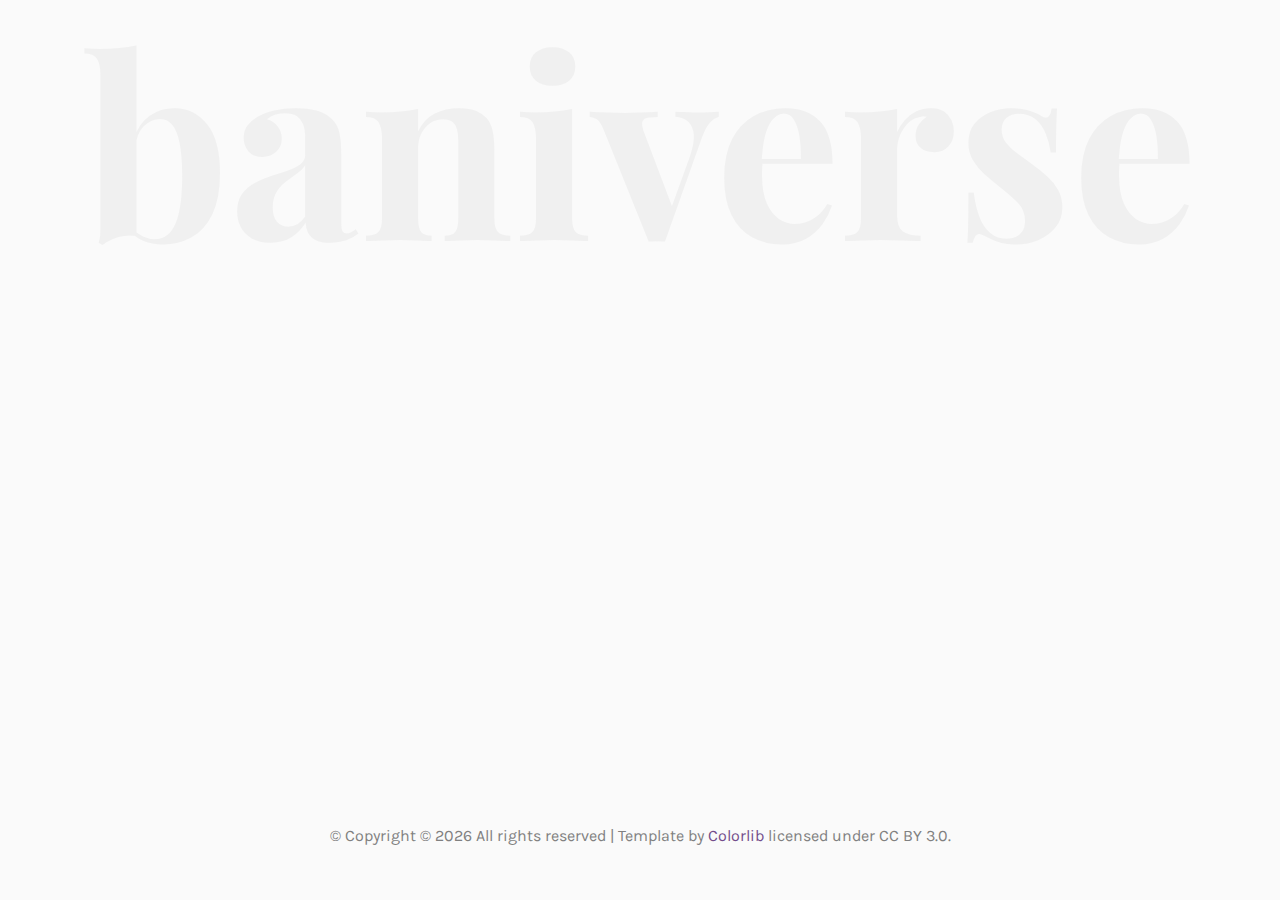
<file: index.html>
<!DOCTYPE HTML>
<html>

<head>
	<meta charset="utf-8">
	<meta http-equiv="X-UA-Compatible" content="IE=edge">
	<title>Bani's Homepage</title>
	<meta name="viewport" content="width=device-width, initial-scale=1">
	<meta name="description" content="Personal website of Vanessa Sabino, aka Bani." />
	<meta name="keywords" content="Vanessa Sabino, Bani, data" />
	<meta name="author" content="Vanessa Sabino" />

	<meta name="google-site-verification" content="YWTi0-N3Sqw-ZSqfAPDJNwbkLZy31dCnncUifkjo64w" />
	<meta property="og:title" content="Vanessa Sabino (Bani)" />
	<meta property="og:type" content="website" />
	<meta property="og:image" content="http://farm5.static.flickr.com/4129/4997690506_03602fd151.jpg" />
	<meta property="og:url" content="http://baniverso.com/" />
	<meta property="og:site_name" content="Baniverso" />
	<meta property="fb:admins" content="641688377" />
	<meta property="og:description" content="Vanessa Sabino (Bani) - Personal website" />
	<meta name="twitter:card" content="summary">
	<meta name="twitter:url" content="http://www.baniverso.com">
	<meta name="twitter:title" content="Vanessa Sabino (Bani)">
	<meta name="twitter:description" content="Vanessa Sabino (Bani) - Personal website">
	<meta name="twitter:image" content="https://pbs.twimg.com/profile_images/1526964567/oculos_400x400.jpg">
	<meta name="twitter:site" content="@bani">
	<meta name="twitter:site:id" content="9365652">
	<meta name="twitter:creator" content="@bani">
	<meta name="twitter:creator:id" content="9365652">

	<!-- Place favicon.ico and apple-touch-icon.png in the root directory -->
	<link rel="shortcut icon" href="favicon.ico">

	<link href="https://fonts.googleapis.com/css?family=Karla:400,700" rel="stylesheet">
	<link href="https://fonts.googleapis.com/css?family=Playfair+Display:400,400i,700" rel="stylesheet">

	<!-- Animate.css -->
	<link rel="stylesheet" href="css/animate.css">
	<!-- Icomoon Icon Fonts-->
	<link rel="stylesheet" href="css/icomoon.css">
	<!-- Bootstrap  -->
	<link rel="stylesheet" href="css/bootstrap.css">
	<!-- Owl Carousel -->
	<link rel="stylesheet" href="css/owl.carousel.min.css">
	<link rel="stylesheet" href="css/owl.theme.default.min.css">
	<!-- Magnific Popup -->
	<link rel="stylesheet" href="css/magnific-popup.css">

	<link rel="stylesheet" href="css/style.css">


	<!-- Modernizr JS -->
	<script src="js/modernizr-2.6.2.min.js"></script>
	<!-- FOR IE9 below -->
	<!--[if lt IE 9]>
	<script src="js/respond.min.js"></script>
	<![endif]-->

	<!-- Google tag (gtag.js) -->
	<script async src="https://www.googletagmanager.com/gtag/js?id=G-8WRXGV06E1"></script>
	<script>
		window.dataLayer = window.dataLayer || [];
		function gtag() { dataLayer.push(arguments); }
		gtag('js', new Date());

		gtag('config', 'G-8WRXGV06E1');
	</script>

</head>

<body>

	<div id="colorlib-page">
		<div id="colorlib-about">
			<div class="container">
				<div class="row text-center">
					<h2 class="bold">baniverse</h2>
				</div>
				<div class="row">
					<div class="col-md-5 animate-box">
						<div class="owl-carousel3 push-bottom">
							<div class="item">
								<img class="img-responsive about-img" src="images/bani1.png" width="800" height="972"
									alt="Vanessa headshot">
							</div>
							<div class="item">
								<img class="img-responsive about-img" src="images/bani2.png" width="800" height="972"
									alt="Bani playing Go">
							</div>
						</div>
					</div>
					<div class="col-md-6 col-md-push-1 animate-box">
						<div class="about-desc">
							<h2><img class="img-responsive about-img" src="images/vs.png" width="500" height="100"
									alt="Vanessa Sabino"></h2>
							<div class="desc">
								<div class="rotate">
									<h2 class="heading">Contact</h2>
								</div>
								<p>Games:
									<ul><li>Play Go: <a href="https://online-go.com/player/920382/">OGS</a></li>
										<li>Play Chess: <a href="https://www.chess.com/member/bani_verse">Chess.com</a> | 
											<a href="https://lichess.org/@/baniverse">lichess</a></li>
										<li>Discord: <a href="https://discord.com/" title="Discord">baniverse</a></li>
									</ul>
								</p>
								<p class="colorlib-social-icons">
									<a href="https://www.linkedin.com/in/vanessasabino/" title="LinkedIn"><i class="icon-linkedin"></i></a>
									&nbsp;&nbsp;<a href="https://github.com/bani" title="GitHub"><i class="icon-github"></i></a>
									&nbsp;&nbsp;<a href="https://mozilla.social/@bani" title="Mastodon"><i class="icon-bubble"></i></a>
									&nbsp;&nbsp;<a href="https://instagram.com/vanessasabino" title="Instagram"><i class="icon-instagram"></i></a>
									&nbsp;&nbsp;<a href="http://www.facebook.com/vanessasabino" title="Facebook"><i class="icon-facebook"></i></a>
								</p>
								<p></p>
								<p><a href="mailto:borboleta@gmail.com" class="btn btn-primary btn-outline">Send an email</a></p>
							</div>
						</div>
					</div>
				</div>
			</div>
		</div>

		<footer>
			<div id="footer">
				<div class="container">
					<div class="row">
						<div class="col-md-12 text-center">
							<p>
								&copy;
								<!-- Link back to Colorlib can't be removed. Template is licensed under CC BY 3.0. -->
								Copyright &copy;
								<script>document.write(new Date().getFullYear());</script> All rights reserved |
								Template by <a href="https://colorlib.com" target="_blank">Colorlib</a> licensed under
								CC BY 3.0.
								<!-- Link back to Colorlib can't be removed. Template is licensed under CC BY 3.0. -->
							</p>
						</div>
					</div>
				</div>
			</div>
		</footer>

	</div>

	<!-- jQuery -->
	<script src="js/jquery.min.js"></script>
	<!-- jQuery Easing -->
	<script src="js/jquery.easing.1.3.js"></script>
	<!-- Bootstrap -->
	<script src="js/bootstrap.min.js"></script>
	<!-- Waypoints -->
	<script src="js/jquery.waypoints.min.js"></script>
	<!-- Owl Carousel -->
	<script src="js/owl.carousel.min.js"></script>
	<!-- Magnific Popup -->
	<script src="js/jquery.magnific-popup.min.js"></script>
	<script src="js/magnific-popup-options.js"></script>

	<!-- Main JS (Do not remove) -->
	<script src="js/main.js"></script>

</body>

</html>
</file>
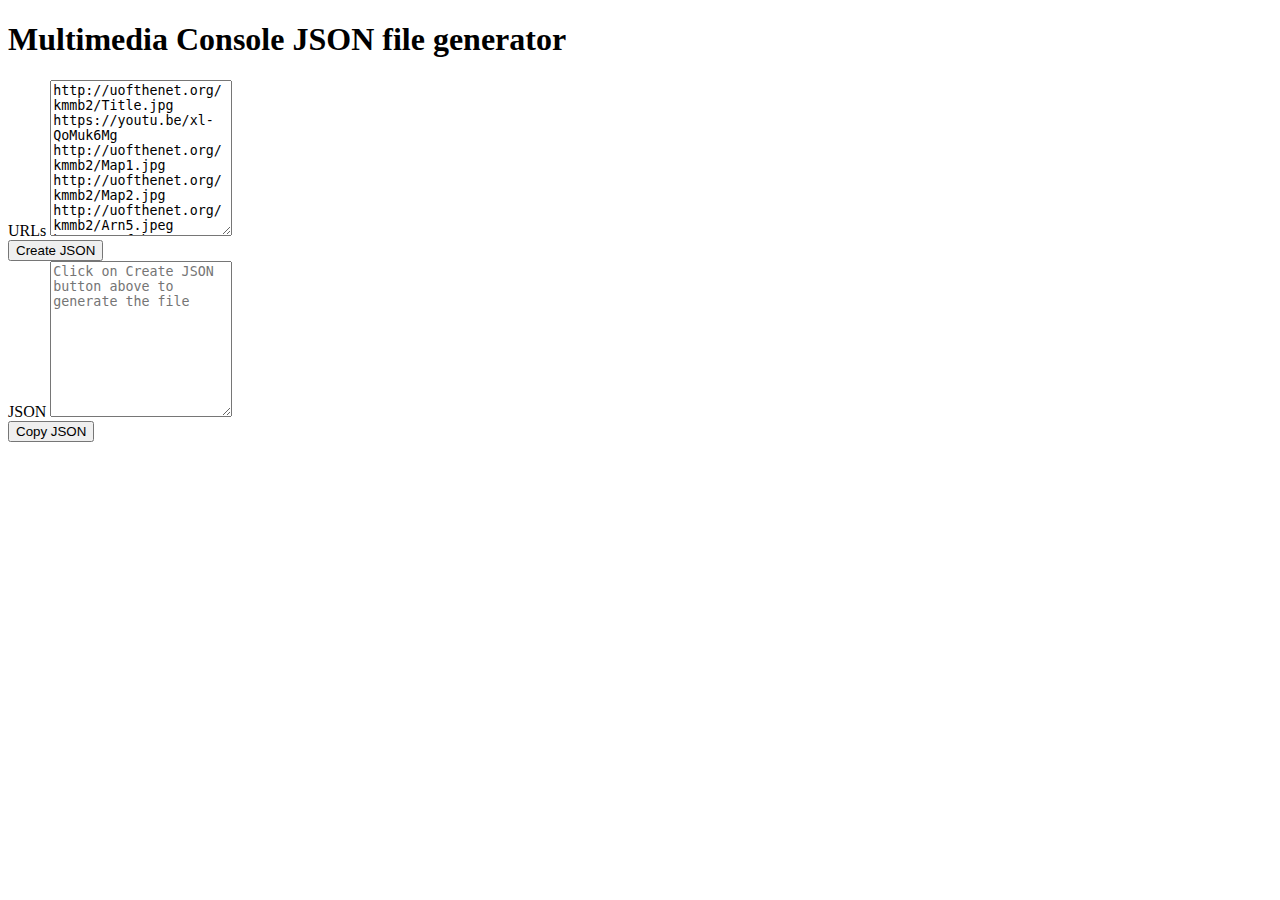
<file: altspace/index.html>
<!doctype html>
<html lang="en">
  <head>
    <!-- Required meta tags -->
    <meta charset="utf-8">
    <meta name="viewport" content="width=device-width, initial-scale=1, shrink-to-fit=no">

    <!-- Bootstrap CSS -->
    <link rel="stylesheet" href="https://cdn.jsdelivr.net/npm/bootstrap@4.5.3/dist/css/bootstrap.min.css" integrity="sha384-TX8t27EcRE3e/ihU7zmQxVncDAy5uIKz4rEkgIXeMed4M0jlfIDPvg6uqKI2xXr2" crossorigin="anonymous">

    <title>Altspace Multimedia Console</title>
  </head>
  <body>
    <div class="mx-auto" style="width: 800px;">

    <h1>Multimedia Console JSON file generator</h1>
    <script>
      function copyJSON() {
        var copyText = document.getElementById("output");
        copyText.select();
        copyText.setSelectionRange(0, 99999); /*For mobile devices*/
        document.execCommand("copy");
        alert("JSON copied to clipboard!");
      }

      function generateJSON() {
        var mediaList = document.getElementById("input").value;
        mediaList = mediaList.replace(/(http:\/\/.*\.jpe?g)/gi, '    { "name": "", "imageUrl": "$1", "skipAfter": 0 },');
        mediaList = mediaList.replace(/https:\/\/youtu.be\/(.+)/gi, '    { "name": "", "videoUrl": "https://www.youtube.com/watch?v=$1", "volume": 0.9, "rolloffStartDistance": 50, "endOfVideoAction": "play-next" },');
        var template = `{
  "loopMediaList": false,
  "startMethod": "manual",
  "controlMediaPlayer": "elevated",
  "configureMediaPlayer": "owner",
  "mediaList":
  [
${mediaList.slice(0, -1)}
  ]
}
`;
        document.getElementById("output").value = template;
      }
    </script>

    <form>
      <div class="form-group">
        <label for="input">URLs</label>
        <textarea class="form-control" id="input" rows="10">
http://uofthenet.org/kmmb2/Title.jpg
https://youtu.be/xl-QoMuk6Mg
http://uofthenet.org/kmmb2/Map1.jpg
http://uofthenet.org/kmmb2/Map2.jpg
http://uofthenet.org/kmmb2/Arn5.jpeg
http://uofthenet.org/kmmb2/Arn.jpg
http://uofthenet.org/kmmb2/Bus.jpg
http://uofthenet.org/kmmb2/50.jpg
http://uofthenet.org/kmmb2/Seyma.jpg
http://uofthenet.org/kmmb2/Song1.jpg
http://uofthenet.org/kmmb2/31.jpg
http://uofthenet.org/kmmb2/KN-Celebrate.jpg
http://uofthenet.org/kmmb2/Kongnai.jpg
https://youtu.be/POHDwKn1o3Q
http://uofthenet.org/kmmb2/KongNai-KMMB.jpg
http://uofthenet.org/kmmb2/KongNai-Kampot.jpg
http://uofthenet.org/kmmb2/KongNai-Chapei.jpg
https://youtu.be/cqYkwQdA9Ec
http://uofthenet.org/kmmb2/34.jpg
http://uofthenet.org/kmmb2/Scenic1.jpg
http://uofthenet.org/kmmb2/Scenic2.jpg
http://uofthenet.org/kmmb2/Scenic3.jpg
http://uofthenet.org/kmmb2/Scenic4.JPG
http://uofthenet.org/kmmb2/KG-Celebrate.jpg
http://uofthenet.org/kmmb2/Students.jpeg
http://uofthenet.org/kmmb2/KongGea.jpg
http://uofthenet.org/kmmb2/Questions.jpg
https://youtu.be/s5DYNuCANMs
http://uofthenet.org/kmmb2/Title.jpg</textarea>
      </div>
      <button onclick="generateJSON(); return false;" class="btn btn-primary mb-2">Create JSON</button>

      <div class="form-group">
        <label for="output">JSON</label>
        <textarea class="form-control" id="output" rows="10" placeholder="Click on Create JSON button above to generate the file" readonly></textarea>
      </div>
      <button onclick="copyJSON(); return false;" class="btn btn-primary mb-2">Copy JSON</button>
    </form>
    </div>

    <!-- Option 1: jQuery and Bootstrap Bundle (includes Popper) -->
    <script src="https://code.jquery.com/jquery-3.5.1.slim.min.js" integrity="sha384-DfXdz2htPH0lsSSs5nCTpuj/zy4C+OGpamoFVy38MVBnE+IbbVYUew+OrCXaRkfj" crossorigin="anonymous"></script>
    <script src="https://cdn.jsdelivr.net/npm/bootstrap@4.5.3/dist/js/bootstrap.bundle.min.js" integrity="sha384-ho+j7jyWK8fNQe+A12Hb8AhRq26LrZ/JpcUGGOn+Y7RsweNrtN/tE3MoK7ZeZDyx" crossorigin="anonymous"></script>
  </body>
</html>
</file>
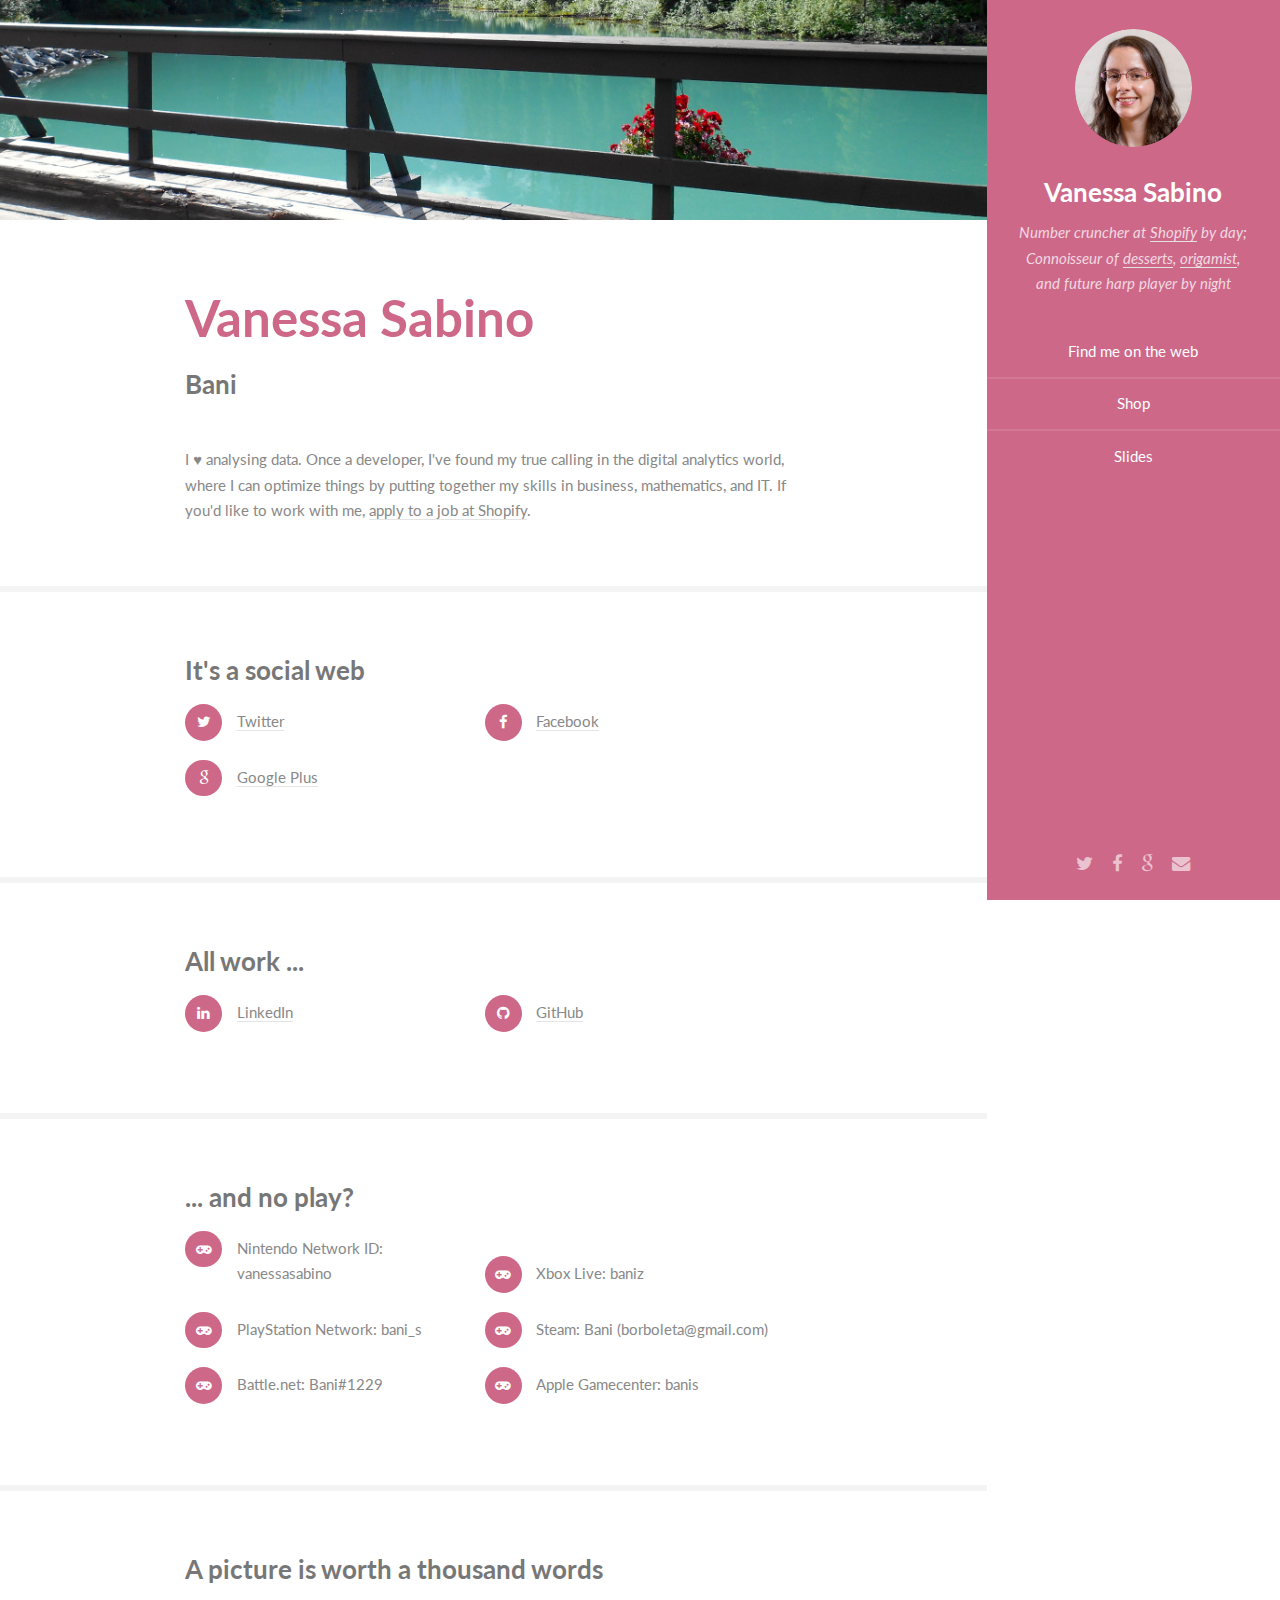
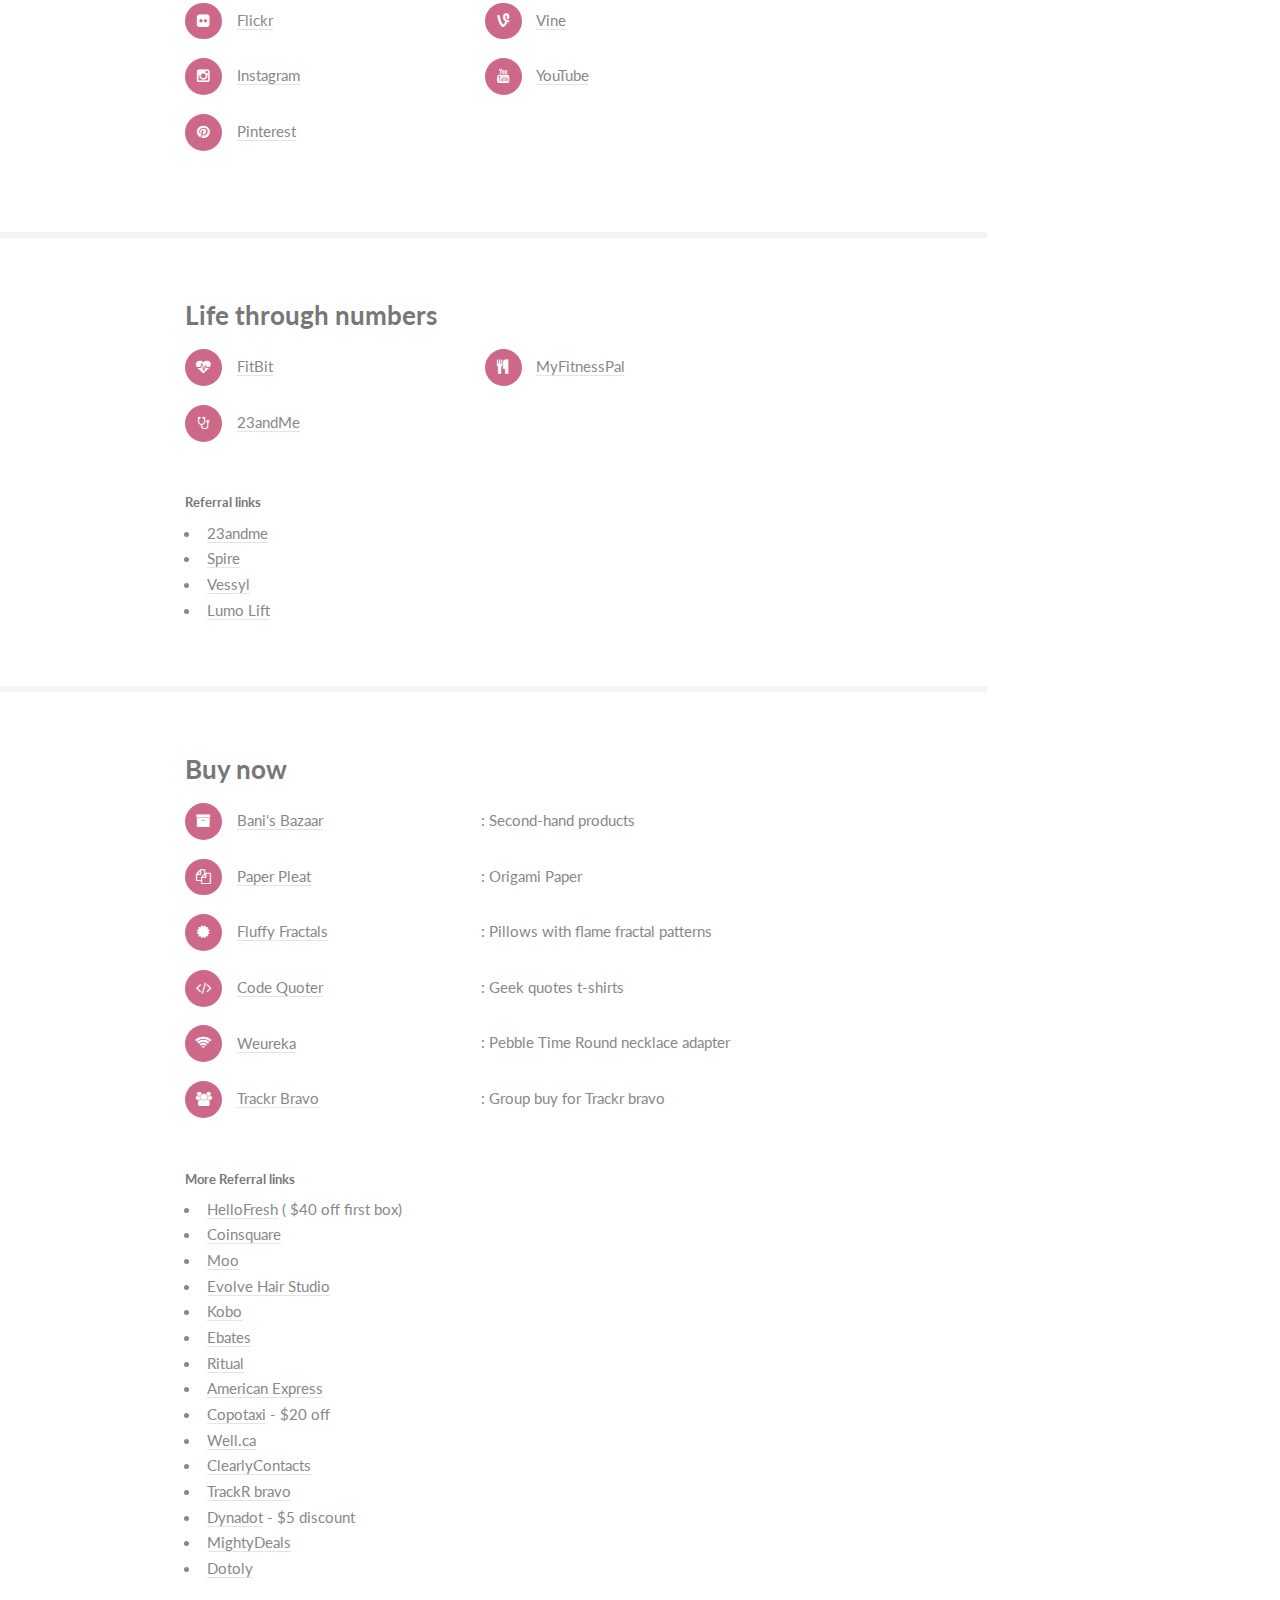
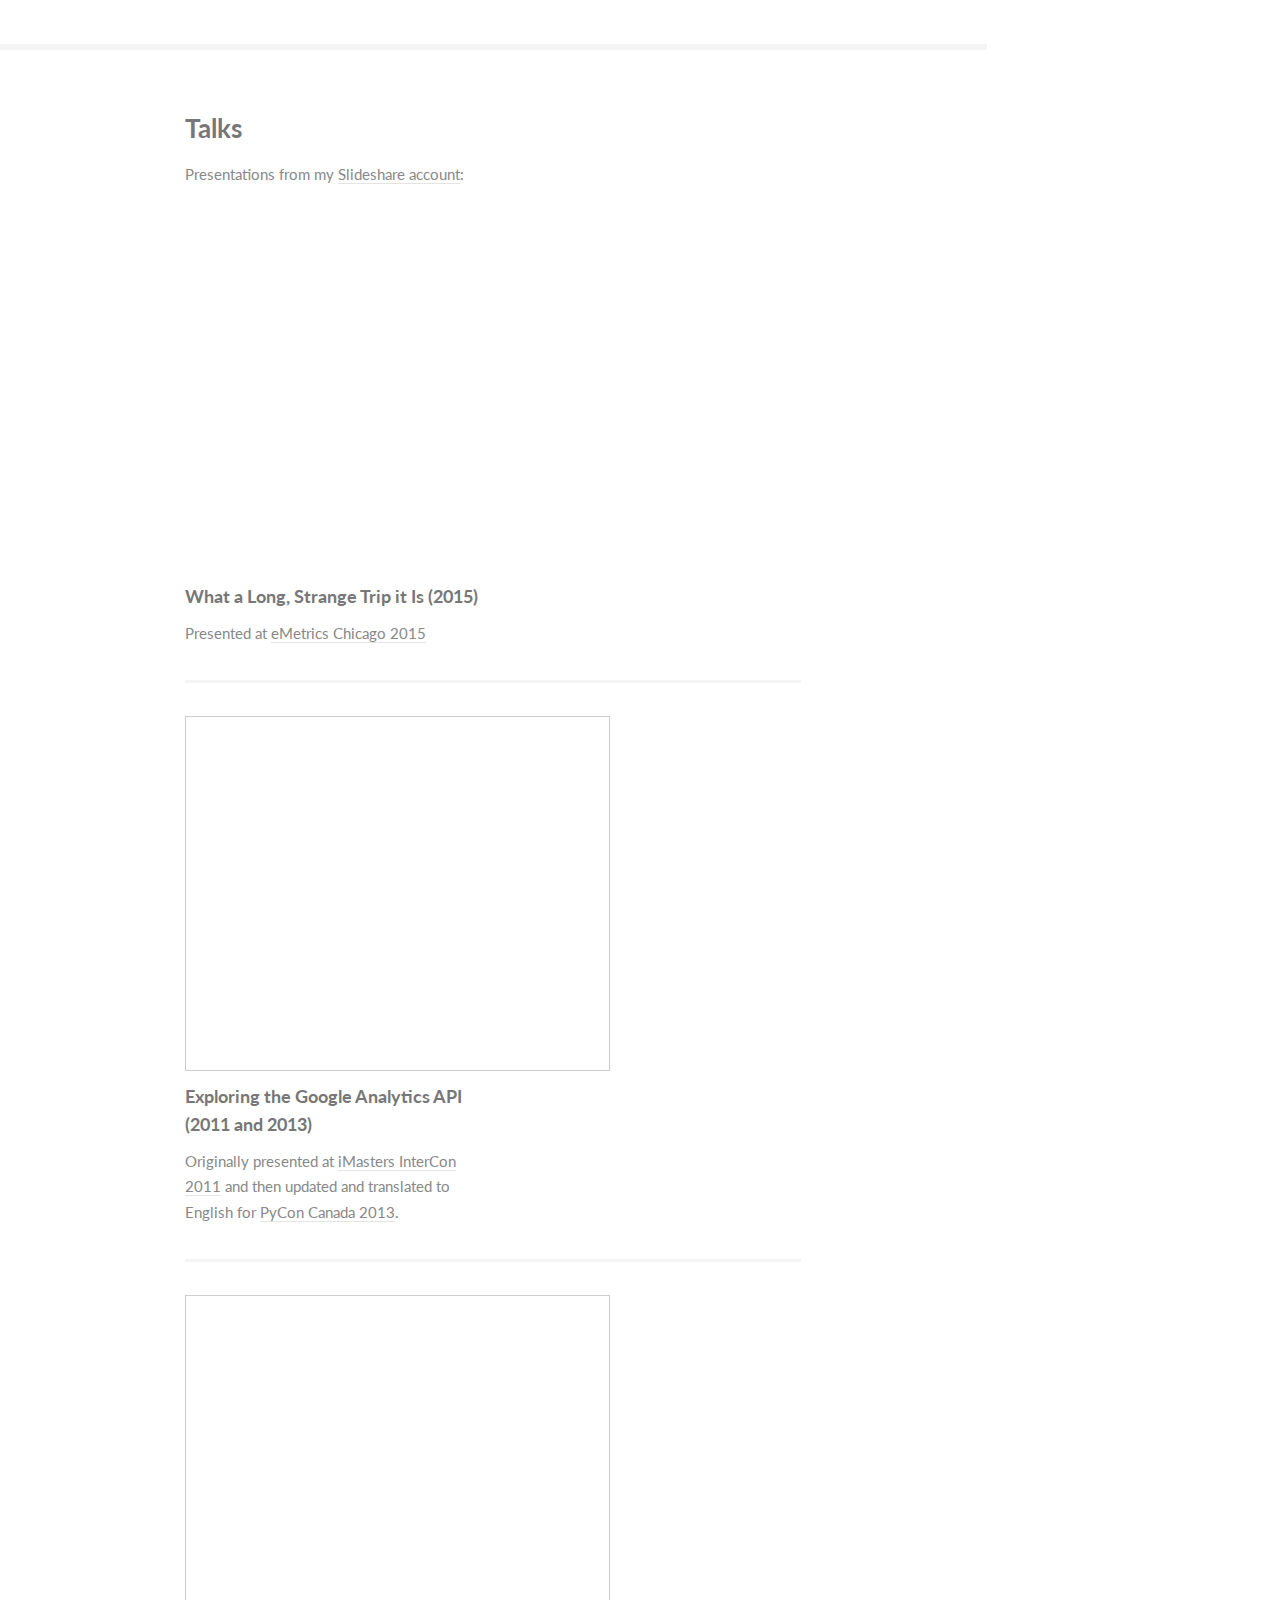
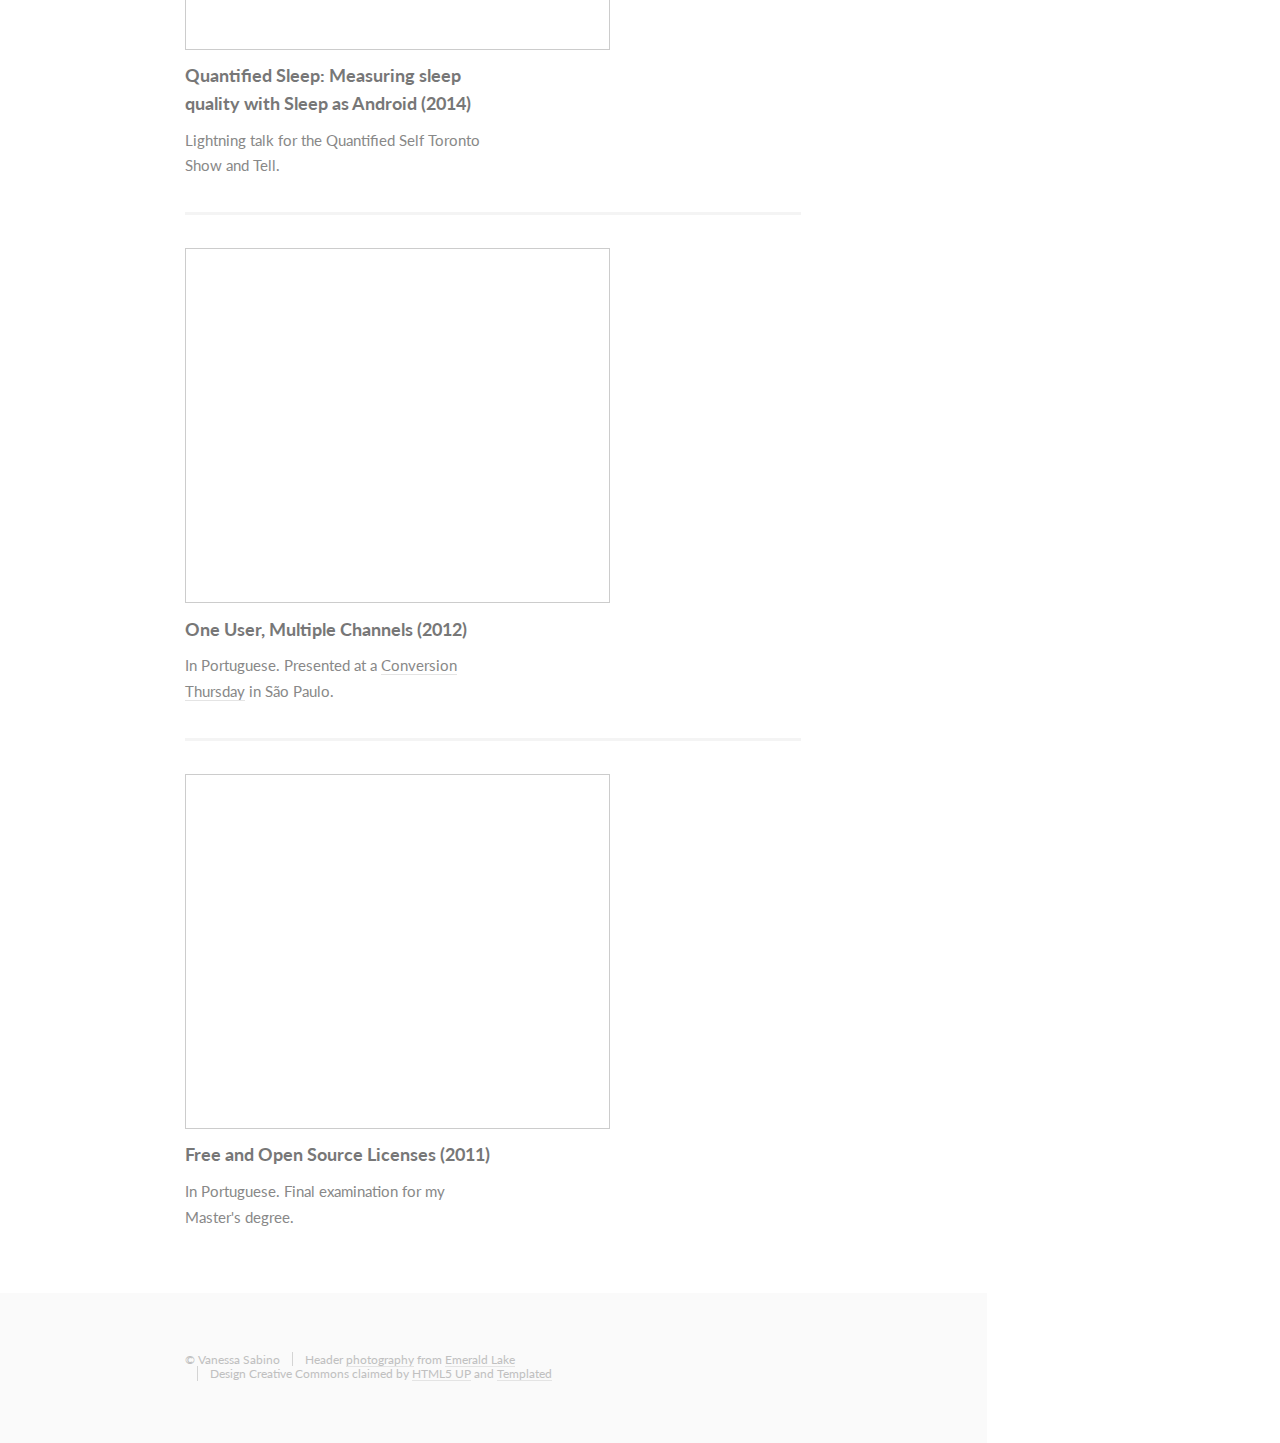
<file: v1/index.html>
<!DOCTYPE HTML>
<html>
	<head prefix="og: http://ogp.me/ns# fb: http://ogp.me/ns/fb#">
		<title>Vanessa Sabino</title>
		<!-- Google Tag Manager -->
		<script>(function(w,d,s,l,i){w[l]=w[l]||[];w[l].push({'gtm.start':
		new Date().getTime(),event:'gtm.js'});var f=d.getElementsByTagName(s)[0],
		j=d.createElement(s),dl=l!='dataLayer'?'&l='+l:'';j.async=true;j.src=
		'https://www.googletagmanager.com/gtm.js?id='+i+dl;f.parentNode.insertBefore(j,f);
		})(window,document,'script','dataLayer','GTM-95GG');</script>
		<!-- End Google Tag Manager -->
		<meta http-equiv="content-type" content="text/html; charset=utf-8" />
		<meta name="description" content="About Vanessa Sabino" />
		<meta name="keywords" content="Vanessa Sabino, Bani, about" />
		<meta name="google-site-verification" content="YWTi0-N3Sqw-ZSqfAPDJNwbkLZy31dCnncUifkjo64w" />
		<meta property="og:title" content="Vanessa Sabino"/>
		<meta property="og:type" content="website"/>
		<meta property="og:image" content="http://farm5.static.flickr.com/4129/4997690506_03602fd151.jpg"/>
		<meta property="og:url" content="http://baniverso.com/"/>
		<meta property="og:site_name" content="Baniverso"/>
		<meta property="fb:admins" content="641688377"/>
		<meta property="og:description" content="Vanessa Sabino - Personal website"/>
		<meta name="twitter:card" content="summary">
		<meta name="twitter:url" content="http://www.baniverso.com">
		<meta name="twitter:title" content="Vanessa Sabino - Baniverso">
		<meta name="twitter:description" content="Vanessa Sabino's place on the web">
		<meta name="twitter:image" content="https://pbs.twimg.com/profile_images/1526964567/oculos_400x400.jpg">
		<meta name="twitter:site" content="@bani">
		<meta name="twitter:site:id" content="9365652">
		<meta name="twitter:creator" content="@bani">
		<meta name="twitter:creator:id" content="9365652">
		<!--[if lte IE 8]><script src="css/ie/html5shiv.js"></script><![endif]-->
		<script src="js/jquery.min.js"></script>
		<script src="js/jquery.scrollzer.min.js"></script>
		<script src="js/jquery.scrolly.min.js"></script>
		<script src="js/skel.min.js"></script>
		<script src="js/skel-layers.min.js"></script>
		<script src="js/init.js"></script>
		<noscript>
			<link rel="stylesheet" href="css/skel.css" />
			<link rel="stylesheet" href="css/style.css" />
			<link rel="stylesheet" href="css/style-xlarge.css" />
		</noscript>
		<!--[if lte IE 8]><link rel="stylesheet" href="css/ie/v8.css" /><![endif]-->
	</head>
	<body>
		<!-- Google Tag Manager (noscript) -->
		<noscript><iframe src="https://www.googletagmanager.com/ns.html?id=GTM-95GG"
		height="0" width="0" style="display:none;visibility:hidden"></iframe></noscript>
		<!-- End Google Tag Manager (noscript) -->
		<div id="wrapper">

			<!-- Header -->
				<section id="header" class="skel-layers-fixed">
					<header>
						<span class="image avatar"><img src="images/avatar.jpg" alt="" /></span>
						<h1 id="logo"><a href="#">Vanessa Sabino</a></h1>
						<p>Number cruncher at <a href="http://www.shopify.com">Shopify</a> by day;<br />
						Connoisseur of <a href="http://sweet-toronto.tumblr.com/">desserts</a>, <a href="http://paperpleat.ca/">origamist</a>, and future harp player by night</p>
					</header>
					<nav id="nav">
						<ul>
							<li><a href="#social">Find me on the web</a></li>
							<li><a href="#shop">Shop</a></li>
							<li><a href="#slides">Slides</a></li>
						</ul>
					</nav>
					<footer>
						<ul class="icons">
							<li><a href="http://twitter.com/bani" class="icon fa-twitter"><span class="label">Twitter</span></a></li>
							<li><a href="http://www.facebook.com/vanessasabino" class="icon fa-facebook"><span class="label">Facebook</span></a></li>
							<li><a href="https://plus.google.com/113940264648087284189?rel=author" class="icon fa-google"><span class="label">Google Plus</span></a></li>
							<li><a href="mailto:borboleta@gmail.com" class="icon fa-envelope"><span class="label">Email</span></a></li>
						</ul>
					</footer>
				</section>

			<!-- Main -->
				<div id="main">

						<section id="one">
							<div class="container">
								<header class="major">
									<h2>Vanessa Sabino</h2>
									<p>Bani</p>
								</header>
								<p>I &hearts; analysing data. Once a developer, I've found my true calling in the digital analytics world, where I can optimize things by putting together my skills in business, mathematics, and IT. If you'd like to work with me, <a href="https://jobs.lever.co/shopify?lever-via=oUBtDn7oRb">apply to a job at Shopify</a>.</p>
							</div>
						</section>

						<section id="social">
							<div class="container">
								<h3>It's a social web</h3>
								<ul class="feature-icons">
									<li class="fa-twitter"><a href="http://twitter.com/bani">Twitter</a></li>
									<li class="fa-facebook"><a href="http://www.facebook.com/vanessasabino">Facebook</a></li>
									<li class="fa-google"><a href="https://plus.google.com/+VanessaSabino/">Google Plus</span></a></li>
								</ul>
							</div>
						</section>

						<section id="professional">
							<div class="container">
								<h3>All work ...</h3>
								<ul class="feature-icons">
									<li class="fa-linkedin"><a href="http://ca.linkedin.com/in/vanessasabino">LinkedIn</a></li>
									<li class="fa-github"><a href="https://github.com/bani">GitHub</a></li>
								</ul>
							</div>
						</section>

						<section id="games">
							<div class="container">
								<h3>... and no play?</h3>
								<ul class="feature-icons">
									<li class="fa-gamepad">Nintendo Network ID: vanessasabino</li>
									<li class="fa-gamepad">Xbox Live: baniz</li>
									<li class="fa-gamepad">PlayStation Network: bani_s</li>
									<li class="fa-gamepad">Steam: Bani (borboleta@gmail.com)</li>
									<li class="fa-gamepad">Battle.net: Bani#1229</li>
									<li class="fa-gamepad">Apple Gamecenter: banis</li>
								</ul>
							</div>
						</section>

						<section id="pictures">
							<div class="container">
								<h3>A picture is worth a thousand words</h3>
								<ul class="feature-icons">
									<li class="fa-flickr"><a href="http://www.flickr.com/photos/bani">Flickr</a></li>
									<li class="fa-vine"><a href="https://vine.co/bani">Vine</a></li>
									<li class="fa-instagram"><a href="http://instagram.com/vanessasabino">Instagram</a></li>
									<li class="fa-youtube"><a href="https://www.youtube.com/user/vanessasabino">YouTube</a></li>
									<li class="fa-pinterest"><a href="https://www.pinterest.com/vanessasabino">Pinterest</a></li>
								</ul>
							</div>
						</section>

						<section id="quantified">
							<div class="container">
								<h3>Life through numbers</h3>
								<ul class="feature-icons">
									<li class="fa-heartbeat"><a href="http://www.fitbit.com/user/23NVKV">FitBit</a></li>
									<li class="fa-cutlery"><a href="http://www.myfitnesspal.com/profile/borboleta">MyFitnessPal</a></li>
									<li class="fa-stethoscope"><a href="https://www.23andme.com/user/?profile=cc544d6266769376">23andMe</a></li>
								</ul>
								<div class="row">
									<div class="6u 12u(xsmall)">
										<h5>Referral links</h5>
										<ul>
											<li><a href="http://refer.23andme.com/v2/share/6026819177489239329">23andme</a></li>
											<li><a href="https://spire.io/r/kgtxr9">Spire</a></li>
											<li><a href="https://www.myvessyl.com/?referral_token=3CuQtdVFHuZPDQHX77VYxQ">Vessyl</a></li>
											<li><a href="http://www.lumobodytech.com/?referral=16076">Lumo Lift</a></li>
										</ul>
									</div>
								</div>
							</div>
						</section>

						<section id="shop">
							<div class="container">
								<h3>Buy now</h3>
								<ul class="feature-icons">
									<li class="fa-archive"><a href="http://bazaar.baniverso.com/">Bani's Bazaar</a></li>: Second-hand products
									<li class="fa-files-o"><a href="http://paperpleat.ca/">Paper Pleat</a></li>: Origami Paper
									<li class="fa-certificate"><a href="https://fluffyfractals.myshopify.com">Fluffy Fractals</a></li>: Pillows with flame fractal patterns
									<li class="fa-code"><a href="http://codequoter.myshopify.com/">Code Quoter</a></li>: Geek quotes t-shirts
									<li class="fa-wifi"><a href="http://weureka.com/">Weureka</a></li>: Pebble Time Round necklace adapter
									<li class="fa-users"><a href="https://trackrca.myshopify.com/">Trackr Bravo</a></li>: Group buy for Trackr bravo
								</ul>
								<div class="row">
									<div class="6u 12u(xsmall)">
										<h5>More Referral links</h5>
										<ul>
											<li><a href="https://www.hellofresh.ca?c=HS-2X90485Z2&utm_source=raf-share&utm_medium=referral&utm_campaign=clipboard">HelloFresh</a> ( $40 off first box)</li>
											<li><a href="https://coinsquare.io/register?r=A61D6B88A">Coinsquare</a></li>
											<li><a href="https://refer.moo.com/s/viqte">Moo</a></li>
											<li><a href="http://frd.co/U001CN">Evolve Hair Studio</a></li>
											<li><a href="http://share.kobo.com/x/wJN01a">Kobo</a></li>
											<li><a href="http://www.ebates.ca/referrer?referrerid=Dq05W%2BYzoFU%3D%0D%0A">Ebates</a></li>
											<li><a href="http://invite.ritual.co/VANESSA1421">Ritual</a></li>
											<li><a href="http://amex.ca/share/vanesszvgs">American Express</a></li>
											<li><a href="http://fbuy.me/dvkIp">Copotaxi</a> - $20 off</li>
											<li><a href="http://vnlink.co/SVn63QW">Well.ca</a></li>
											<li><a href="http://www.clearlycontacts.ca/refer/10154704969">ClearlyContacts</a></li>
											<li><a href="https://www.thetrackr.com/?ref_code=6a4iu">TrackR bravo</a></li>
											<li><a href="http://www.dynadot.com/?s8Y7Pe747Z9R7x1">Dynadot</a> - $5 discount</li>
											<li><a href="http://www.mightydeals.com/all_deals?fid=85c74240">MightyDeals</a></li>
											<li><a href="https://www.animal-jewelry.com/?rfsn=739869.825c4d&utm_source=refersion&utm_medium=influencers&utm_campaign=739869.825c4d">Dotoly</a></li>
										</ul>
									</div>
								</div>
							</div>
						</section>

					<!-- Three -->
						<section id="slides">
							<div class="container">
								<h3>Talks</h3>
								<p>Presentations from my <a href="http://www.slideshare.net/vanessasabino">Slideshare account</a>:</p>
								<div class="features">
									<article>
										<iframe src="https://www.slideshare.net/slideshow/embed_code/key/1sJwhYTa8SIl6K" width="425" height="355" frameborder="0" marginwidth="0" marginheight="0" scrolling="no"></iframe>
										<div class="inner">
											<h4>What a Long, Strange Trip it Is (2015)</h4>
											<p>Presented at <a href="http://www.emetrics.org/chicago/2015">eMetrics Chicago 2015</a></p>
										</div>
									</article>
									<article>
										<iframe src="//www.slideshare.net/slideshow/embed_code/9837813" width="425" height="355" frameborder="0" marginwidth="0" marginheight="0" scrolling="no" style="border:1px solid #CCC; border-width:1px; margin-bottom:5px; max-width: 100%;" allowfullscreen> </iframe>
										<div class="inner">
											<h4>Exploring the Google Analytics API (2011 and 2013)</h4>
											<p>Originally presented at <a href="http://intercon.imasters.com.br/2011/">iMasters InterCon 2011</a> and then updated and translated to English for <a href="https://2013.pycon.ca/">PyCon Canada 2013</a>.</p>
										</div>
									</article>
									<article>
										<iframe src="//www.slideshare.net/slideshow/embed_code/34013679" width="425" height="355" frameborder="0" marginwidth="0" marginheight="0" scrolling="no" style="border:1px solid #CCC; border-width:1px; margin-bottom:5px; max-width: 100%;" allowfullscreen> </iframe>
										<div class="inner">
											<h4>Quantified Sleep: Measuring sleep quality with Sleep as Android (2014)</h4>
											<p>Lightning talk for the Quantified Self Toronto Show and Tell.</p>
										</div>
									</article>
									<article>
										<iframe src="//www.slideshare.net/slideshow/embed_code/13053558" width="425" height="355" frameborder="0" marginwidth="0" marginheight="0" scrolling="no" style="border:1px solid #CCC; border-width:1px; margin-bottom:5px; max-width: 100%;" allowfullscreen> </iframe>
										<div class="inner">
											<h4>One User, Multiple Channels (2012)</h4>
											<p>In Portuguese. Presented at a <a href="http://www.conversionthursday.com/">Conversion Thursday</a> in S&atilde;o Paulo.</p>
										</div>
									</article>
									<article>
										<iframe src="//www.slideshare.net/slideshow/embed_code/9046848" width="425" height="355" frameborder="0" marginwidth="0" marginheight="0" scrolling="no" style="border:1px solid #CCC; border-width:1px; margin-bottom:5px; max-width: 100%;" allowfullscreen> </iframe>
										<div class="inner">
											<h4>Free and Open Source Licenses (2011)</h4>
											<p>In Portuguese. Final examination for my Master's degree.</p>
										</div>
									</article>
								</div>
							</div>
						</section>
				</div>

			<!-- Footer -->
				<section id="footer">
					<div class="container">
						<ul class="copyright">
							<li>&copy; Vanessa Sabino</li><li>Header <a href="https://www.flickr.com/photos/bani/9179889001">photography</a> from <a href="http://www.pc.gc.ca/eng/pn-np/bc/yoho/visit/faire-do.aspx#emerald">Emerald Lake</a></li><li>Design Creative Commons claimed by <a href="http://html5up.net">HTML5 UP</a> and <a href="http://templated.co">Templated</a></li>
						</ul>
					</div>
				</section>

		</div>
	</body>
</html>
</file>
<file: css/icomoon.css>
@font-face {
  font-family: 'icomoon';
  src:  url('fonts/icomoon.eot?tmere9');
  src:  url('fonts/icomoon.eot?tmere9#iefix') format('embedded-opentype'),
    url('fonts/icomoon.ttf?tmere9') format('truetype'),
    url('fonts/icomoon.woff?tmere9') format('woff'),
    url('fonts/icomoon.svg?tmere9#icomoon') format('svg');
  font-weight: normal;
  font-style: normal;
}

[class^="icon-"], [class*=" icon-"] {
  /* use !important to prevent issues with browser extensions that change fonts */
  font-family: 'icomoon' !important;
  speak: none;
  font-style: normal;
  font-weight: normal;
  font-variant: normal;
  text-transform: none;
  line-height: 1;

  /* Better Font Rendering =========== */
  -webkit-font-smoothing: antialiased;
  -moz-osx-font-smoothing: grayscale;
}

.icon-activity:before {
  content: "\e900";
}
.icon-airplay:before {
  content: "\e901";
}
.icon-alert-circle:before {
  content: "\e902";
}
.icon-alert-octagon:before {
  content: "\e903";
}
.icon-alert-triangle:before {
  content: "\e904";
}
.icon-align-center:before {
  content: "\e905";
}
.icon-align-justify:before {
  content: "\e906";
}
.icon-align-left:before {
  content: "\e907";
}
.icon-align-right:before {
  content: "\e908";
}
.icon-anchor:before {
  content: "\e909";
}
.icon-aperture:before {
  content: "\e90a";
}
.icon-arrow-down3:before {
  content: "\e90b";
}
.icon-arrow-down-circle:before {
  content: "\e90c";
}
.icon-arrow-down-left3:before {
  content: "\e90d";
}
.icon-arrow-down-right3:before {
  content: "\e90e";
}
.icon-arrow-left3:before {
  content: "\e90f";
}
.icon-arrow-left-circle:before {
  content: "\e910";
}
.icon-arrow-right3:before {
  content: "\e911";
}
.icon-arrow-right-circle:before {
  content: "\e912";
}
.icon-arrow-up3:before {
  content: "\e913";
}
.icon-arrow-up-circle:before {
  content: "\e914";
}
.icon-arrow-up-left3:before {
  content: "\e915";
}
.icon-arrow-up-right3:before {
  content: "\e916";
}
.icon-at-sign:before {
  content: "\e917";
}
.icon-award:before {
  content: "\e918";
}
.icon-bar-chart:before {
  content: "\e919";
}
.icon-bar-chart-2:before {
  content: "\e91a";
}
.icon-battery:before {
  content: "\e91b";
}
.icon-battery-charging:before {
  content: "\e91c";
}
.icon-bell2:before {
  content: "\e91d";
}
.icon-bell-off:before {
  content: "\e91e";
}
.icon-bluetooth:before {
  content: "\e91f";
}
.icon-bold2:before {
  content: "\e920";
}
.icon-book2:before {
  content: "\e921";
}
.icon-book-open:before {
  content: "\e922";
}
.icon-bookmark2:before {
  content: "\e923";
}
.icon-box:before {
  content: "\e924";
}
.icon-briefcase2:before {
  content: "\e925";
}
.icon-calendar2:before {
  content: "\e926";
}
.icon-camera2:before {
  content: "\e927";
}
.icon-camera-off:before {
  content: "\e928";
}
.icon-cast:before {
  content: "\e929";
}
.icon-check:before {
  content: "\e92a";
}
.icon-check-circle:before {
  content: "\e92b";
}
.icon-check-square:before {
  content: "\e92c";
}
.icon-chevron-down:before {
  content: "\e92d";
}
.icon-chevron-left:before {
  content: "\e92e";
}
.icon-chevron-right:before {
  content: "\e92f";
}
.icon-chevron-up:before {
  content: "\e930";
}
.icon-chevrons-down:before {
  content: "\e931";
}
.icon-chevrons-left:before {
  content: "\e932";
}
.icon-chevrons-right:before {
  content: "\e933";
}
.icon-chevrons-up:before {
  content: "\e934";
}
.icon-chrome2:before {
  content: "\e935";
}
.icon-circle:before {
  content: "\e936";
}
.icon-clipboard2:before {
  content: "\e937";
}
.icon-clock3:before {
  content: "\e938";
}
.icon-cloud2:before {
  content: "\e939";
}
.icon-cloud-drizzle:before {
  content: "\e93a";
}
.icon-cloud-lightning:before {
  content: "\e93b";
}
.icon-cloud-off:before {
  content: "\e93c";
}
.icon-cloud-rain:before {
  content: "\e93d";
}
.icon-cloud-snow:before {
  content: "\e93e";
}
.icon-code:before {
  content: "\e93f";
}
.icon-codepen2:before {
  content: "\e940";
}
.icon-command2:before {
  content: "\e941";
}
.icon-compass3:before {
  content: "\e942";
}
.icon-copy2:before {
  content: "\e943";
}
.icon-corner-down-left:before {
  content: "\e944";
}
.icon-corner-down-right:before {
  content: "\e945";
}
.icon-corner-left-down:before {
  content: "\e946";
}
.icon-corner-left-up:before {
  content: "\e947";
}
.icon-corner-right-down:before {
  content: "\e948";
}
.icon-corner-right-up:before {
  content: "\e949";
}
.icon-corner-up-left:before {
  content: "\e94a";
}
.icon-corner-up-right:before {
  content: "\e94b";
}
.icon-cpu:before {
  content: "\e94c";
}
.icon-credit-card2:before {
  content: "\e94d";
}
.icon-crop2:before {
  content: "\e94e";
}
.icon-crosshair:before {
  content: "\e94f";
}
.icon-database2:before {
  content: "\e950";
}
.icon-delete:before {
  content: "\e951";
}
.icon-disc:before {
  content: "\e952";
}
.icon-dollar-sign:before {
  content: "\e953";
}
.icon-download4:before {
  content: "\e954";
}
.icon-download-cloud:before {
  content: "\e955";
}
.icon-droplet2:before {
  content: "\e956";
}
.icon-edit:before {
  content: "\e957";
}
.icon-edit-2:before {
  content: "\e958";
}
.icon-edit-3:before {
  content: "\e959";
}
.icon-external-link:before {
  content: "\e95a";
}
.icon-eye2:before {
  content: "\e95b";
}
.icon-eye-off:before {
  content: "\e95c";
}
.icon-facebook3:before {
  content: "\e95d";
}
.icon-fast-forward:before {
  content: "\e95e";
}
.icon-feather:before {
  content: "\e95f";
}
.icon-file:before {
  content: "\e960";
}
.icon-file-minus:before {
  content: "\e961";
}
.icon-file-plus:before {
  content: "\e962";
}
.icon-file-text3:before {
  content: "\e963";
}
.icon-film2:before {
  content: "\e964";
}
.icon-filter2:before {
  content: "\e965";
}
.icon-flag2:before {
  content: "\e966";
}
.icon-folder2:before {
  content: "\e967";
}
.icon-folder-minus2:before {
  content: "\e968";
}
.icon-folder-plus2:before {
  content: "\e969";
}
.icon-git-branch:before {
  content: "\e96a";
}
.icon-git-commit:before {
  content: "\e96b";
}
.icon-git-merge:before {
  content: "\e96c";
}
.icon-git-pull-request:before {
  content: "\e96d";
}
.icon-github2:before {
  content: "\e96e";
}
.icon-gitlab:before {
  content: "\e96f";
}
.icon-globe:before {
  content: "\e970";
}
.icon-grid:before {
  content: "\e971";
}
.icon-hard-drive:before {
  content: "\e972";
}
.icon-hash:before {
  content: "\e973";
}
.icon-headphones2:before {
  content: "\e974";
}
.icon-heart2:before {
  content: "\e975";
}
.icon-help-circle:before {
  content: "\e976";
}
.icon-home4:before {
  content: "\e977";
}
.icon-image2:before {
  content: "\e978";
}
.icon-inbox:before {
  content: "\e979";
}
.icon-info2:before {
  content: "\e97a";
}
.icon-instagram2:before {
  content: "\e97b";
}
.icon-italic2:before {
  content: "\e97c";
}
.icon-layers:before {
  content: "\e97d";
}
.icon-layout:before {
  content: "\e97e";
}
.icon-life-buoy:before {
  content: "\e97f";
}
.icon-link2:before {
  content: "\e980";
}
.icon-link-2:before {
  content: "\e981";
}
.icon-linkedin3:before {
  content: "\e982";
}
.icon-list3:before {
  content: "\e983";
}
.icon-loader:before {
  content: "\e984";
}
.icon-lock2:before {
  content: "\e985";
}
.icon-log-in:before {
  content: "\e986";
}
.icon-log-out:before {
  content: "\e987";
}
.icon-mail5:before {
  content: "\e988";
}
.icon-map3:before {
  content: "\e989";
}
.icon-map-pin:before {
  content: "\e98a";
}
.icon-maximize:before {
  content: "\e98b";
}
.icon-maximize-2:before {
  content: "\e98c";
}
.icon-menu5:before {
  content: "\e98d";
}
.icon-message-circle:before {
  content: "\e98e";
}
.icon-message-square:before {
  content: "\e98f";
}
.icon-mic2:before {
  content: "\e990";
}
.icon-mic-off:before {
  content: "\e991";
}
.icon-minimize:before {
  content: "\e992";
}
.icon-minimize-2:before {
  content: "\e993";
}
.icon-minus2:before {
  content: "\e994";
}
.icon-minus-circle:before {
  content: "\e995";
}
.icon-minus-square:before {
  content: "\e996";
}
.icon-monitor:before {
  content: "\e997";
}
.icon-moon:before {
  content: "\e998";
}
.icon-more-horizontal:before {
  content: "\e999";
}
.icon-more-vertical:before {
  content: "\e99a";
}
.icon-move:before {
  content: "\e99b";
}
.icon-music2:before {
  content: "\e99c";
}
.icon-navigation:before {
  content: "\e99d";
}
.icon-navigation-2:before {
  content: "\e99e";
}
.icon-octagon:before {
  content: "\e99f";
}
.icon-package:before {
  content: "\e9a0";
}
.icon-paperclip:before {
  content: "\e9a1";
}
.icon-pause3:before {
  content: "\e9a2";
}
.icon-pause-circle:before {
  content: "\e9a3";
}
.icon-percent:before {
  content: "\e9a4";
}
.icon-phone2:before {
  content: "\e9a5";
}
.icon-phone-call:before {
  content: "\e9a6";
}
.icon-phone-forwarded:before {
  content: "\e9a7";
}
.icon-phone-incoming:before {
  content: "\e9a8";
}
.icon-phone-missed:before {
  content: "\e9a9";
}
.icon-phone-off:before {
  content: "\e9aa";
}
.icon-phone-outgoing:before {
  content: "\e9ab";
}
.icon-pie-chart2:before {
  content: "\e9ac";
}
.icon-play4:before {
  content: "\e9ad";
}
.icon-play-circle:before {
  content: "\e9ae";
}
.icon-plus2:before {
  content: "\e9af";
}
.icon-plus-circle:before {
  content: "\e9b0";
}
.icon-plus-square:before {
  content: "\e9b1";
}
.icon-pocket:before {
  content: "\e9b2";
}
.icon-power2:before {
  content: "\e9b3";
}
.icon-printer2:before {
  content: "\e9b4";
}
.icon-radio:before {
  content: "\e9b5";
}
.icon-refresh-ccw:before {
  content: "\e9b6";
}
.icon-refresh-cw:before {
  content: "\e9b7";
}
.icon-repeat:before {
  content: "\e9b8";
}
.icon-rewind:before {
  content: "\e9b9";
}
.icon-rotate-ccw:before {
  content: "\e9ba";
}
.icon-rotate-cw:before {
  content: "\e9bb";
}
.icon-rss3:before {
  content: "\e9bc";
}
.icon-save:before {
  content: "\e9bd";
}
.icon-scissors2:before {
  content: "\e9be";
}
.icon-search2:before {
  content: "\e9bf";
}
.icon-send:before {
  content: "\e9c0";
}
.icon-server:before {
  content: "\e9c1";
}
.icon-settings:before {
  content: "\e9c2";
}
.icon-share3:before {
  content: "\e9c3";
}
.icon-share-2:before {
  content: "\e9c4";
}
.icon-shield2:before {
  content: "\e9c5";
}
.icon-shield-off:before {
  content: "\e9c6";
}
.icon-shopping-bag:before {
  content: "\e9c7";
}
.icon-shopping-cart:before {
  content: "\e9c8";
}
.icon-shuffle2:before {
  content: "\e9c9";
}
.icon-sidebar:before {
  content: "\e9ca";
}
.icon-skip-back:before {
  content: "\e9cb";
}
.icon-skip-forward:before {
  content: "\e9cc";
}
.icon-slack:before {
  content: "\e9cd";
}
.icon-slash:before {
  content: "\e9ce";
}
.icon-sliders:before {
  content: "\e9cf";
}
.icon-smartphone:before {
  content: "\e9d0";
}
.icon-speaker:before {
  content: "\e9d1";
}
.icon-square:before {
  content: "\e9d2";
}
.icon-star:before {
  content: "\e9d3";
}
.icon-stop-circle:before {
  content: "\e9d4";
}
.icon-sun2:before {
  content: "\e9d5";
}
.icon-sunrise:before {
  content: "\e9d6";
}
.icon-sunset:before {
  content: "\e9d7";
}
.icon-tablet2:before {
  content: "\e9d8";
}
.icon-tag:before {
  content: "\e9d9";
}
.icon-target2:before {
  content: "\e9da";
}
.icon-terminal2:before {
  content: "\e9db";
}
.icon-thermometer:before {
  content: "\e9dc";
}
.icon-thumbs-down:before {
  content: "\e9dd";
}
.icon-thumbs-up:before {
  content: "\e9de";
}
.icon-toggle-left:before {
  content: "\e9df";
}
.icon-toggle-right:before {
  content: "\e9e0";
}
.icon-trash:before {
  content: "\e9e1";
}
.icon-trash-2:before {
  content: "\e9e2";
}
.icon-trending-down:before {
  content: "\e9e3";
}
.icon-trending-up:before {
  content: "\e9e4";
}
.icon-triangle:before {
  content: "\e9e5";
}
.icon-truck2:before {
  content: "\e9e6";
}
.icon-tv2:before {
  content: "\e9e7";
}
.icon-twitter2:before {
  content: "\e9e8";
}
.icon-type:before {
  content: "\e9e9";
}
.icon-umbrella:before {
  content: "\e9ea";
}
.icon-underline2:before {
  content: "\e9eb";
}
.icon-unlock:before {
  content: "\e9ec";
}
.icon-upload4:before {
  content: "\e9ed";
}
.icon-upload-cloud:before {
  content: "\e9ee";
}
.icon-user2:before {
  content: "\e9ef";
}
.icon-user-check2:before {
  content: "\e9f0";
}
.icon-user-minus2:before {
  content: "\e9f1";
}
.icon-user-plus2:before {
  content: "\e9f2";
}
.icon-user-x:before {
  content: "\e9f3";
}
.icon-users2:before {
  content: "\e9f4";
}
.icon-video:before {
  content: "\e9f5";
}
.icon-video-off:before {
  content: "\e9f6";
}
.icon-voicemail:before {
  content: "\e9f7";
}
.icon-volume:before {
  content: "\e9f8";
}
.icon-volume-1:before {
  content: "\e9f9";
}
.icon-volume-2:before {
  content: "\e9fa";
}
.icon-volume-x:before {
  content: "\e9fb";
}
.icon-watch:before {
  content: "\e9fc";
}
.icon-wifi:before {
  content: "\e9fd";
}
.icon-wifi-off:before {
  content: "\e9fe";
}
.icon-wind:before {
  content: "\e9ff";
}
.icon-x:before {
  content: "\ea00";
}
.icon-x-circle:before {
  content: "\ea01";
}
.icon-x-square:before {
  content: "\ea02";
}
.icon-zap:before {
  content: "\ea03";
}
.icon-zap-off:before {
  content: "\ea04";
}
.icon-zoom-in2:before {
  content: "\ea05";
}
.icon-zoom-out2:before {
  content: "\ea06";
}
.icon-times:before {
  content: "\ea07";
}
.icon-tick:before {
  content: "\ea08";
}
.icon-plus3:before {
  content: "\ea09";
}
.icon-minus3:before {
  content: "\ea0a";
}
.icon-equals:before {
  content: "\ea0b";
}
.icon-divide:before {
  content: "\ea0c";
}
.icon-chevron-right2:before {
  content: "\ea0d";
}
.icon-chevron-left2:before {
  content: "\ea0e";
}
.icon-arrow-right-thick:before {
  content: "\ea0f";
}
.icon-arrow-left-thick:before {
  content: "\ea10";
}
.icon-th-small:before {
  content: "\ea11";
}
.icon-th-menu:before {
  content: "\ea12";
}
.icon-th-list:before {
  content: "\ea13";
}
.icon-th-large:before {
  content: "\ea14";
}
.icon-home5:before {
  content: "\ea15";
}
.icon-arrow-forward:before {
  content: "\ea16";
}
.icon-arrow-back:before {
  content: "\ea17";
}
.icon-rss4:before {
  content: "\ea18";
}
.icon-location3:before {
  content: "\ea19";
}
.icon-link3:before {
  content: "\ea1a";
}
.icon-image3:before {
  content: "\ea1b";
}
.icon-arrow-up-thick:before {
  content: "\ea1c";
}
.icon-arrow-down-thick:before {
  content: "\ea1d";
}
.icon-starburst:before {
  content: "\ea1e";
}
.icon-starburst-outline:before {
  content: "\ea1f";
}
.icon-star2:before {
  content: "\ea20";
}
.icon-flow-children:before {
  content: "\ea21";
}
.icon-export:before {
  content: "\ea22";
}
.icon-delete2:before {
  content: "\ea23";
}
.icon-delete-outline:before {
  content: "\ea24";
}
.icon-cloud-storage:before {
  content: "\ea25";
}
.icon-wi-fi:before {
  content: "\ea26";
}
.icon-heart3:before {
  content: "\ea27";
}
.icon-flash:before {
  content: "\ea28";
}
.icon-cancel:before {
  content: "\ea29";
}
.icon-backspace:before {
  content: "\ea2a";
}
.icon-attachment2:before {
  content: "\ea2b";
}
.icon-arrow-move:before {
  content: "\ea2c";
}
.icon-warning2:before {
  content: "\ea2d";
}
.icon-user3:before {
  content: "\ea2e";
}
.icon-radar:before {
  content: "\ea2f";
}
.icon-lock-open:before {
  content: "\ea30";
}
.icon-lock-closed:before {
  content: "\ea31";
}
.icon-location-arrow:before {
  content: "\ea32";
}
.icon-info3:before {
  content: "\ea33";
}
.icon-user-delete:before {
  content: "\ea34";
}
.icon-user-add:before {
  content: "\ea35";
}
.icon-media-pause:before {
  content: "\ea36";
}
.icon-group:before {
  content: "\ea37";
}
.icon-chart-pie:before {
  content: "\ea38";
}
.icon-chart-line:before {
  content: "\ea39";
}
.icon-chart-bar:before {
  content: "\ea3a";
}
.icon-chart-area:before {
  content: "\ea3b";
}
.icon-video2:before {
  content: "\ea3c";
}
.icon-point-of-interest:before {
  content: "\ea3d";
}
.icon-infinity:before {
  content: "\ea3e";
}
.icon-globe2:before {
  content: "\ea3f";
}
.icon-eye3:before {
  content: "\ea40";
}
.icon-cog2:before {
  content: "\ea41";
}
.icon-camera3:before {
  content: "\ea42";
}
.icon-upload5:before {
  content: "\ea43";
}
.icon-scissors3:before {
  content: "\ea44";
}
.icon-refresh:before {
  content: "\ea45";
}
.icon-pin:before {
  content: "\ea46";
}
.icon-key3:before {
  content: "\ea47";
}
.icon-info-large:before {
  content: "\ea48";
}
.icon-eject2:before {
  content: "\ea49";
}
.icon-download5:before {
  content: "\ea4a";
}
.icon-zoom:before {
  content: "\ea4b";
}
.icon-zoom-out3:before {
  content: "\ea4c";
}
.icon-zoom-in3:before {
  content: "\ea4d";
}
.icon-sort-numerically:before {
  content: "\ea4e";
}
.icon-sort-alphabetically:before {
  content: "\ea4f";
}
.icon-input-checked:before {
  content: "\ea50";
}
.icon-calender:before {
  content: "\ea51";
}
.icon-world:before {
  content: "\ea52";
}
.icon-notes:before {
  content: "\ea53";
}
.icon-code2:before {
  content: "\ea54";
}
.icon-arrow-sync:before {
  content: "\ea55";
}
.icon-arrow-shuffle:before {
  content: "\ea56";
}
.icon-arrow-repeat:before {
  content: "\ea57";
}
.icon-arrow-minimise:before {
  content: "\ea58";
}
.icon-arrow-maximise:before {
  content: "\ea59";
}
.icon-arrow-loop:before {
  content: "\ea5a";
}
.icon-anchor2:before {
  content: "\ea5b";
}
.icon-spanner:before {
  content: "\ea5c";
}
.icon-puzzle:before {
  content: "\ea5d";
}
.icon-power3:before {
  content: "\ea5e";
}
.icon-plane:before {
  content: "\ea5f";
}
.icon-pi:before {
  content: "\ea60";
}
.icon-phone3:before {
  content: "\ea61";
}
.icon-microphone:before {
  content: "\ea62";
}
.icon-media-rewind:before {
  content: "\ea63";
}
.icon-flag3:before {
  content: "\ea64";
}
.icon-adjust-brightness:before {
  content: "\ea65";
}
.icon-waves:before {
  content: "\ea66";
}
.icon-social-twitter:before {
  content: "\ea67";
}
.icon-social-facebook:before {
  content: "\ea68";
}
.icon-social-dribbble:before {
  content: "\ea69";
}
.icon-media-stop:before {
  content: "\ea6a";
}
.icon-media-record:before {
  content: "\ea6b";
}
.icon-media-play:before {
  content: "\ea6c";
}
.icon-media-fast-forward:before {
  content: "\ea6d";
}
.icon-media-eject:before {
  content: "\ea6e";
}
.icon-social-vimeo:before {
  content: "\ea6f";
}
.icon-social-tumbler:before {
  content: "\ea70";
}
.icon-social-skype:before {
  content: "\ea71";
}
.icon-social-pinterest:before {
  content: "\ea72";
}
.icon-social-linkedin:before {
  content: "\ea73";
}
.icon-social-last-fm:before {
  content: "\ea74";
}
.icon-social-github:before {
  content: "\ea75";
}
.icon-social-flickr:before {
  content: "\ea76";
}
.icon-at:before {
  content: "\ea77";
}
.icon-times-outline:before {
  content: "\ea78";
}
.icon-plus-outline:before {
  content: "\ea79";
}
.icon-minus-outline:before {
  content: "\ea7a";
}
.icon-tick-outline:before {
  content: "\ea7b";
}
.icon-th-large-outline:before {
  content: "\ea7c";
}
.icon-equals-outline:before {
  content: "\ea7d";
}
.icon-divide-outline:before {
  content: "\ea7e";
}
.icon-chevron-right-outline:before {
  content: "\ea7f";
}
.icon-chevron-left-outline:before {
  content: "\ea80";
}
.icon-arrow-right-outline:before {
  content: "\ea81";
}
.icon-arrow-left-outline:before {
  content: "\ea82";
}
.icon-th-small-outline:before {
  content: "\ea83";
}
.icon-th-menu-outline:before {
  content: "\ea84";
}
.icon-th-list-outline:before {
  content: "\ea85";
}
.icon-news:before {
  content: "\ea86";
}
.icon-home-outline:before {
  content: "\ea87";
}
.icon-arrow-up-outline:before {
  content: "\ea88";
}
.icon-arrow-forward-outline:before {
  content: "\ea89";
}
.icon-arrow-down-outline:before {
  content: "\ea8a";
}
.icon-arrow-back-outline:before {
  content: "\ea8b";
}
.icon-trash2:before {
  content: "\ea8c";
}
.icon-rss-outline:before {
  content: "\ea8d";
}
.icon-message:before {
  content: "\ea8e";
}
.icon-location-outline:before {
  content: "\ea8f";
}
.icon-link-outline:before {
  content: "\ea90";
}
.icon-image-outline:before {
  content: "\ea91";
}
.icon-export-outline:before {
  content: "\ea92";
}
.icon-cross2:before {
  content: "\ea93";
}
.icon-wi-fi-outline:before {
  content: "\ea94";
}
.icon-star-outline:before {
  content: "\ea95";
}
.icon-media-pause-outline:before {
  content: "\ea96";
}
.icon-mail6:before {
  content: "\ea97";
}
.icon-heart-outline:before {
  content: "\ea98";
}
.icon-flash-outline:before {
  content: "\ea99";
}
.icon-cancel-outline:before {
  content: "\ea9a";
}
.icon-beaker:before {
  content: "\ea9b";
}
.icon-arrow-move-outline:before {
  content: "\ea9c";
}
.icon-watch2:before {
  content: "\ea9d";
}
.icon-warning-outline:before {
  content: "\ea9e";
}
.icon-time:before {
  content: "\ea9f";
}
.icon-radar-outline:before {
  content: "\eaa0";
}
.icon-lock-open-outline:before {
  content: "\eaa1";
}
.icon-location-arrow-outline:before {
  content: "\eaa2";
}
.icon-info-outline:before {
  content: "\eaa3";
}
.icon-backspace-outline:before {
  content: "\eaa4";
}
.icon-attachment-outline:before {
  content: "\eaa5";
}
.icon-user-outline:before {
  content: "\eaa6";
}
.icon-user-delete-outline:before {
  content: "\eaa7";
}
.icon-user-add-outline:before {
  content: "\eaa8";
}
.icon-lock-closed-outline:before {
  content: "\eaa9";
}
.icon-group-outline:before {
  content: "\eaaa";
}
.icon-chart-pie-outline:before {
  content: "\eaab";
}
.icon-chart-line-outline:before {
  content: "\eaac";
}
.icon-chart-bar-outline:before {
  content: "\eaad";
}
.icon-chart-area-outline:before {
  content: "\eaae";
}
.icon-video-outline:before {
  content: "\eaaf";
}
.icon-point-of-interest-outline:before {
  content: "\eab0";
}
.icon-map4:before {
  content: "\eab1";
}
.icon-key-outline:before {
  content: "\eab2";
}
.icon-infinity-outline:before {
  content: "\eab3";
}
.icon-globe-outline:before {
  content: "\eab4";
}
.icon-eye-outline:before {
  content: "\eab5";
}
.icon-cog-outline:before {
  content: "\eab6";
}
.icon-camera-outline:before {
  content: "\eab7";
}
.icon-upload-outline:before {
  content: "\eab8";
}
.icon-support:before {
  content: "\eab9";
}
.icon-scissors-outline:before {
  content: "\eaba";
}
.icon-refresh-outline:before {
  content: "\eabb";
}
.icon-info-large-outline:before {
  content: "\eabc";
}
.icon-eject-outline:before {
  content: "\eabd";
}
.icon-download-outline:before {
  content: "\eabe";
}
.icon-battery-mid:before {
  content: "\eabf";
}
.icon-battery-low:before {
  content: "\eac0";
}
.icon-battery-high:before {
  content: "\eac1";
}
.icon-zoom-outline:before {
  content: "\eac2";
}
.icon-zoom-out-outline:before {
  content: "\eac3";
}
.icon-zoom-in-outline:before {
  content: "\eac4";
}
.icon-tag2:before {
  content: "\eac5";
}
.icon-tabs-outline:before {
  content: "\eac6";
}
.icon-pin-outline:before {
  content: "\eac7";
}
.icon-message-typing:before {
  content: "\eac8";
}
.icon-directions:before {
  content: "\eac9";
}
.icon-battery-full:before {
  content: "\eaca";
}
.icon-battery-charge:before {
  content: "\eacb";
}
.icon-pipette:before {
  content: "\eacc";
}
.icon-pencil3:before {
  content: "\eacd";
}
.icon-folder3:before {
  content: "\eace";
}
.icon-folder-delete:before {
  content: "\eacf";
}
.icon-folder-add:before {
  content: "\ead0";
}
.icon-edit2:before {
  content: "\ead1";
}
.icon-document:before {
  content: "\ead2";
}
.icon-document-delete:before {
  content: "\ead3";
}
.icon-document-add:before {
  content: "\ead4";
}
.icon-brush:before {
  content: "\ead5";
}
.icon-thumbs-up2:before {
  content: "\ead6";
}
.icon-thumbs-down2:before {
  content: "\ead7";
}
.icon-pen2:before {
  content: "\ead8";
}
.icon-sort-numerically-outline:before {
  content: "\ead9";
}
.icon-sort-alphabetically-outline:before {
  content: "\eada";
}
.icon-social-last-fm-circular:before {
  content: "\eadb";
}
.icon-social-github-circular:before {
  content: "\eadc";
}
.icon-compass4:before {
  content: "\eadd";
}
.icon-bookmark3:before {
  content: "\eade";
}
.icon-input-checked-outline:before {
  content: "\eadf";
}
.icon-code-outline:before {
  content: "\eae0";
}
.icon-calender-outline:before {
  content: "\eae1";
}
.icon-business-card:before {
  content: "\eae2";
}
.icon-arrow-up4:before {
  content: "\eae3";
}
.icon-arrow-sync-outline:before {
  content: "\eae4";
}
.icon-arrow-right4:before {
  content: "\eae5";
}
.icon-arrow-repeat-outline:before {
  content: "\eae6";
}
.icon-arrow-loop-outline:before {
  content: "\eae7";
}
.icon-arrow-left4:before {
  content: "\eae8";
}
.icon-flow-switch:before {
  content: "\eae9";
}
.icon-flow-parallel:before {
  content: "\eaea";
}
.icon-flow-merge:before {
  content: "\eaeb";
}
.icon-document-text:before {
  content: "\eaec";
}
.icon-clipboard3:before {
  content: "\eaed";
}
.icon-calculator2:before {
  content: "\eaee";
}
.icon-arrow-minimise-outline:before {
  content: "\eaef";
}
.icon-arrow-maximise-outline:before {
  content: "\eaf0";
}
.icon-arrow-down4:before {
  content: "\eaf1";
}
.icon-gift2:before {
  content: "\eaf2";
}
.icon-film3:before {
  content: "\eaf3";
}
.icon-database3:before {
  content: "\eaf4";
}
.icon-bell3:before {
  content: "\eaf5";
}
.icon-anchor-outline:before {
  content: "\eaf6";
}
.icon-adjust-contrast:before {
  content: "\eaf7";
}
.icon-world-outline:before {
  content: "\eaf8";
}
.icon-shopping-bag2:before {
  content: "\eaf9";
}
.icon-power-outline:before {
  content: "\eafa";
}
.icon-notes-outline:before {
  content: "\eafb";
}
.icon-device-tablet:before {
  content: "\eafc";
}
.icon-device-phone:before {
  content: "\eafd";
}
.icon-device-laptop:before {
  content: "\eafe";
}
.icon-device-desktop:before {
  content: "\eaff";
}
.icon-briefcase3:before {
  content: "\eb00";
}
.icon-stopwatch2:before {
  content: "\eb01";
}
.icon-spanner-outline:before {
  content: "\eb02";
}
.icon-puzzle-outline:before {
  content: "\eb03";
}
.icon-printer3:before {
  content: "\eb04";
}
.icon-pi-outline:before {
  content: "\eb05";
}
.icon-lightbulb:before {
  content: "\eb06";
}
.icon-flag-outline:before {
  content: "\eb07";
}
.icon-contacts:before {
  content: "\eb08";
}
.icon-archive:before {
  content: "\eb09";
}
.icon-weather-stormy:before {
  content: "\eb0a";
}
.icon-weather-shower:before {
  content: "\eb0b";
}
.icon-weather-partly-sunny:before {
  content: "\eb0c";
}
.icon-weather-downpour:before {
  content: "\eb0d";
}
.icon-weather-cloudy:before {
  content: "\eb0e";
}
.icon-plane-outline:before {
  content: "\eb0f";
}
.icon-phone-outline:before {
  content: "\eb10";
}
.icon-microphone-outline:before {
  content: "\eb11";
}
.icon-weather-windy:before {
  content: "\eb12";
}
.icon-weather-windy-cloudy:before {
  content: "\eb13";
}
.icon-weather-sunny:before {
  content: "\eb14";
}
.icon-weather-snow:before {
  content: "\eb15";
}
.icon-weather-night:before {
  content: "\eb16";
}
.icon-media-stop-outline:before {
  content: "\eb17";
}
.icon-media-rewind-outline:before {
  content: "\eb18";
}
.icon-media-record-outline:before {
  content: "\eb19";
}
.icon-media-play-outline:before {
  content: "\eb1a";
}
.icon-media-fast-forward-outline:before {
  content: "\eb1b";
}
.icon-media-eject-outline:before {
  content: "\eb1c";
}
.icon-wine:before {
  content: "\eb1d";
}
.icon-waves-outline:before {
  content: "\eb1e";
}
.icon-ticket2:before {
  content: "\eb1f";
}
.icon-tags:before {
  content: "\eb20";
}
.icon-plug:before {
  content: "\eb21";
}
.icon-headphones3:before {
  content: "\eb22";
}
.icon-credit-card3:before {
  content: "\eb23";
}
.icon-coffee:before {
  content: "\eb24";
}
.icon-book3:before {
  content: "\eb25";
}
.icon-beer:before {
  content: "\eb26";
}
.icon-volume2:before {
  content: "\eb27";
}
.icon-volume-up:before {
  content: "\eb28";
}
.icon-volume-mute3:before {
  content: "\eb29";
}
.icon-volume-down:before {
  content: "\eb2a";
}
.icon-social-vimeo-circular:before {
  content: "\eb2b";
}
.icon-social-twitter-circular:before {
  content: "\eb2c";
}
.icon-social-pinterest-circular:before {
  content: "\eb2d";
}
.icon-social-linkedin-circular:before {
  content: "\eb2e";
}
.icon-social-facebook-circular:before {
  content: "\eb2f";
}
.icon-social-dribbble-circular:before {
  content: "\eb30";
}
.icon-tree2:before {
  content: "\eb31";
}
.icon-thermometer2:before {
  content: "\eb32";
}
.icon-social-tumbler-circular:before {
  content: "\eb33";
}
.icon-social-skype-outline:before {
  content: "\eb34";
}
.icon-social-flickr-circular:before {
  content: "\eb35";
}
.icon-social-at-circular:before {
  content: "\eb36";
}
.icon-shopping-cart2:before {
  content: "\eb37";
}
.icon-messages:before {
  content: "\eb38";
}
.icon-leaf2:before {
  content: "\eb39";
}
.icon-feather2:before {
  content: "\eb3a";
}
.icon-box2:before {
  content: "\eb3b";
}
.icon-write:before {
  content: "\eb3c";
}
.icon-clock4:before {
  content: "\eb3d";
}
.icon-reply2:before {
  content: "\eb3e";
}
.icon-reply-all:before {
  content: "\eb3f";
}
.icon-forward4:before {
  content: "\eb40";
}
.icon-flag4:before {
  content: "\eb41";
}
.icon-search3:before {
  content: "\eb42";
}
.icon-trash3:before {
  content: "\eb43";
}
.icon-envelope:before {
  content: "\eb44";
}
.icon-bubble3:before {
  content: "\eb45";
}
.icon-bubbles5:before {
  content: "\eb46";
}
.icon-user4:before {
  content: "\eb47";
}
.icon-users3:before {
  content: "\eb48";
}
.icon-cloud3:before {
  content: "\eb49";
}
.icon-download6:before {
  content: "\eb4a";
}
.icon-upload6:before {
  content: "\eb4b";
}
.icon-rain:before {
  content: "\eb4c";
}
.icon-sun3:before {
  content: "\eb4d";
}
.icon-moon2:before {
  content: "\eb4e";
}
.icon-bell4:before {
  content: "\eb4f";
}
.icon-folder4:before {
  content: "\eb50";
}
.icon-pin2:before {
  content: "\eb51";
}
.icon-sound:before {
  content: "\eb52";
}
.icon-microphone2:before {
  content: "\eb53";
}
.icon-camera4:before {
  content: "\eb54";
}
.icon-image4:before {
  content: "\eb55";
}
.icon-cog3:before {
  content: "\eb56";
}
.icon-calendar3:before {
  content: "\eb57";
}
.icon-book4:before {
  content: "\eb58";
}
.icon-map-marker:before {
  content: "\eb59";
}
.icon-store:before {
  content: "\eb5a";
}
.icon-support2:before {
  content: "\eb5b";
}
.icon-tag3:before {
  content: "\eb5c";
}
.icon-heart4:before {
  content: "\eb5d";
}
.icon-video-camera2:before {
  content: "\eb5e";
}
.icon-trophy2:before {
  content: "\eb5f";
}
.icon-cart2:before {
  content: "\eb60";
}
.icon-eye4:before {
  content: "\eb61";
}
.icon-cancel2:before {
  content: "\eb62";
}
.icon-chart:before {
  content: "\eb63";
}
.icon-target3:before {
  content: "\eb64";
}
.icon-printer4:before {
  content: "\eb65";
}
.icon-location4:before {
  content: "\eb66";
}
.icon-bookmark4:before {
  content: "\eb67";
}
.icon-monitor2:before {
  content: "\eb68";
}
.icon-cross3:before {
  content: "\eb69";
}
.icon-plus4:before {
  content: "\eb6a";
}
.icon-left:before {
  content: "\eb6b";
}
.icon-up:before {
  content: "\eb6c";
}
.icon-browser:before {
  content: "\eb6d";
}
.icon-windows2:before {
  content: "\eb6e";
}
.icon-switch2:before {
  content: "\eb6f";
}
.icon-dashboard:before {
  content: "\eb70";
}
.icon-play5:before {
  content: "\eb71";
}
.icon-fast-forward2:before {
  content: "\eb72";
}
.icon-next3:before {
  content: "\eb73";
}
.icon-refresh2:before {
  content: "\eb74";
}
.icon-film4:before {
  content: "\eb75";
}
.icon-home6:before {
  content: "\eb76";
}
.icon-home:before {
  content: "\eb77";
}
.icon-home2:before {
  content: "\eb78";
}
.icon-home3:before {
  content: "\eb79";
}
.icon-office:before {
  content: "\eb7a";
}
.icon-newspaper:before {
  content: "\eb7b";
}
.icon-pencil:before {
  content: "\eb7c";
}
.icon-pencil2:before {
  content: "\eb7d";
}
.icon-quill:before {
  content: "\eb7e";
}
.icon-pen:before {
  content: "\eb7f";
}
.icon-blog:before {
  content: "\eb80";
}
.icon-eyedropper:before {
  content: "\eb81";
}
.icon-droplet:before {
  content: "\eb82";
}
.icon-paint-format:before {
  content: "\eb83";
}
.icon-image:before {
  content: "\eb84";
}
.icon-images:before {
  content: "\eb85";
}
.icon-camera:before {
  content: "\eb86";
}
.icon-headphones:before {
  content: "\eb87";
}
.icon-music:before {
  content: "\eb88";
}
.icon-play:before {
  content: "\eb89";
}
.icon-film:before {
  content: "\eb8a";
}
.icon-video-camera:before {
  content: "\eb8b";
}
.icon-dice:before {
  content: "\eb8c";
}
.icon-pacman:before {
  content: "\eb8d";
}
.icon-spades:before {
  content: "\eb8e";
}
.icon-clubs:before {
  content: "\eb8f";
}
.icon-diamonds:before {
  content: "\eb90";
}
.icon-bullhorn:before {
  content: "\eb91";
}
.icon-connection:before {
  content: "\eb92";
}
.icon-podcast:before {
  content: "\eb93";
}
.icon-feed:before {
  content: "\eb94";
}
.icon-mic:before {
  content: "\eb95";
}
.icon-book:before {
  content: "\eb96";
}
.icon-books:before {
  content: "\eb97";
}
.icon-library:before {
  content: "\eb98";
}
.icon-file-text:before {
  content: "\eb99";
}
.icon-profile:before {
  content: "\eb9a";
}
.icon-file-empty:before {
  content: "\eb9b";
}
.icon-files-empty:before {
  content: "\eb9c";
}
.icon-file-text2:before {
  content: "\eb9d";
}
.icon-file-picture:before {
  content: "\eb9e";
}
.icon-file-music:before {
  content: "\eb9f";
}
.icon-file-play:before {
  content: "\eba0";
}
.icon-file-video:before {
  content: "\eba1";
}
.icon-file-zip:before {
  content: "\eba2";
}
.icon-copy:before {
  content: "\eba3";
}
.icon-paste:before {
  content: "\eba4";
}
.icon-stack:before {
  content: "\eba5";
}
.icon-folder:before {
  content: "\eba6";
}
.icon-folder-open:before {
  content: "\eba7";
}
.icon-folder-plus:before {
  content: "\eba8";
}
.icon-folder-minus:before {
  content: "\eba9";
}
.icon-folder-download:before {
  content: "\ebaa";
}
.icon-folder-upload:before {
  content: "\ebab";
}
.icon-price-tag:before {
  content: "\ebac";
}
.icon-price-tags:before {
  content: "\ebad";
}
.icon-barcode:before {
  content: "\ebae";
}
.icon-qrcode:before {
  content: "\ebaf";
}
.icon-ticket:before {
  content: "\ebb0";
}
.icon-cart:before {
  content: "\ebb1";
}
.icon-coin-dollar:before {
  content: "\ebb2";
}
.icon-coin-euro:before {
  content: "\ebb3";
}
.icon-coin-pound:before {
  content: "\ebb4";
}
.icon-coin-yen:before {
  content: "\ebb5";
}
.icon-credit-card:before {
  content: "\ebb6";
}
.icon-calculator:before {
  content: "\ebb7";
}
.icon-lifebuoy:before {
  content: "\ebb8";
}
.icon-phone:before {
  content: "\ebb9";
}
.icon-phone-hang-up:before {
  content: "\ebba";
}
.icon-address-book:before {
  content: "\ebbb";
}
.icon-envelop:before {
  content: "\ebbc";
}
.icon-pushpin:before {
  content: "\ebbd";
}
.icon-location:before {
  content: "\ebbe";
}
.icon-location2:before {
  content: "\ebbf";
}
.icon-compass:before {
  content: "\ebc0";
}
.icon-compass2:before {
  content: "\ebc1";
}
.icon-map:before {
  content: "\ebc2";
}
.icon-map2:before {
  content: "\ebc3";
}
.icon-history:before {
  content: "\ebc4";
}
.icon-clock:before {
  content: "\ebc5";
}
.icon-clock2:before {
  content: "\ebc6";
}
.icon-alarm:before {
  content: "\ebc7";
}
.icon-bell:before {
  content: "\ebc8";
}
.icon-stopwatch:before {
  content: "\ebc9";
}
.icon-calendar:before {
  content: "\ebca";
}
.icon-printer:before {
  content: "\ebcb";
}
.icon-keyboard:before {
  content: "\ebcc";
}
.icon-display:before {
  content: "\ebcd";
}
.icon-laptop:before {
  content: "\ebce";
}
.icon-mobile:before {
  content: "\ebcf";
}
.icon-mobile2:before {
  content: "\ebd0";
}
.icon-tablet:before {
  content: "\ebd1";
}
.icon-tv:before {
  content: "\ebd2";
}
.icon-drawer:before {
  content: "\ebd3";
}
.icon-drawer2:before {
  content: "\ebd4";
}
.icon-box-add:before {
  content: "\ebd5";
}
.icon-box-remove:before {
  content: "\ebd6";
}
.icon-download:before {
  content: "\ebd7";
}
.icon-upload:before {
  content: "\ebd8";
}
.icon-floppy-disk:before {
  content: "\ebd9";
}
.icon-drive:before {
  content: "\ebda";
}
.icon-database:before {
  content: "\ebdb";
}
.icon-undo:before {
  content: "\ebdc";
}
.icon-redo:before {
  content: "\ebdd";
}
.icon-undo2:before {
  content: "\ebde";
}
.icon-redo2:before {
  content: "\ebdf";
}
.icon-forward:before {
  content: "\ebe0";
}
.icon-reply:before {
  content: "\ebe1";
}
.icon-bubble:before {
  content: "\ebe2";
}
.icon-bubbles:before {
  content: "\ebe3";
}
.icon-bubbles2:before {
  content: "\ebe4";
}
.icon-bubble2:before {
  content: "\ebe5";
}
.icon-bubbles3:before {
  content: "\ebe6";
}
.icon-bubbles4:before {
  content: "\ebe7";
}
.icon-user:before {
  content: "\ebe8";
}
.icon-users:before {
  content: "\ebe9";
}
.icon-user-plus:before {
  content: "\ebea";
}
.icon-user-minus:before {
  content: "\ebeb";
}
.icon-user-check:before {
  content: "\ebec";
}
.icon-user-tie:before {
  content: "\ebed";
}
.icon-quotes-left:before {
  content: "\ebee";
}
.icon-quotes-right:before {
  content: "\ebef";
}
.icon-hour-glass:before {
  content: "\ebf0";
}
.icon-spinner:before {
  content: "\ebf1";
}
.icon-spinner2:before {
  content: "\ebf2";
}
.icon-spinner3:before {
  content: "\ebf3";
}
.icon-spinner4:before {
  content: "\ebf4";
}
.icon-spinner5:before {
  content: "\ebf5";
}
.icon-spinner6:before {
  content: "\ebf6";
}
.icon-spinner7:before {
  content: "\ebf7";
}
.icon-spinner8:before {
  content: "\ebf8";
}
.icon-spinner9:before {
  content: "\ebf9";
}
.icon-spinner10:before {
  content: "\ebfa";
}
.icon-spinner11:before {
  content: "\ebfb";
}
.icon-binoculars:before {
  content: "\ebfc";
}
.icon-search:before {
  content: "\ebfd";
}
.icon-zoom-in:before {
  content: "\ebfe";
}
.icon-zoom-out:before {
  content: "\ebff";
}
.icon-enlarge:before {
  content: "\ec00";
}
.icon-shrink:before {
  content: "\ec01";
}
.icon-enlarge2:before {
  content: "\ec02";
}
.icon-shrink2:before {
  content: "\ec03";
}
.icon-key:before {
  content: "\ec04";
}
.icon-key2:before {
  content: "\ec05";
}
.icon-lock:before {
  content: "\ec06";
}
.icon-unlocked:before {
  content: "\ec07";
}
.icon-wrench:before {
  content: "\ec08";
}
.icon-equalizer:before {
  content: "\ec09";
}
.icon-equalizer2:before {
  content: "\ec0a";
}
.icon-cog:before {
  content: "\ec0b";
}
.icon-cogs:before {
  content: "\ec0c";
}
.icon-hammer:before {
  content: "\ec0d";
}
.icon-magic-wand:before {
  content: "\ec0e";
}
.icon-aid-kit:before {
  content: "\ec0f";
}
.icon-bug:before {
  content: "\ec10";
}
.icon-pie-chart:before {
  content: "\ec11";
}
.icon-stats-dots:before {
  content: "\ec12";
}
.icon-stats-bars:before {
  content: "\ec13";
}
.icon-stats-bars2:before {
  content: "\ec14";
}
.icon-trophy:before {
  content: "\ec15";
}
.icon-gift:before {
  content: "\ec16";
}
.icon-glass:before {
  content: "\ec17";
}
.icon-glass2:before {
  content: "\ec18";
}
.icon-mug:before {
  content: "\ec19";
}
.icon-spoon-knife:before {
  content: "\ec1a";
}
.icon-leaf:before {
  content: "\ec1b";
}
.icon-rocket:before {
  content: "\ec1c";
}
.icon-meter:before {
  content: "\ec1d";
}
.icon-meter2:before {
  content: "\ec1e";
}
.icon-hammer2:before {
  content: "\ec1f";
}
.icon-fire:before {
  content: "\ec20";
}
.icon-lab:before {
  content: "\ec21";
}
.icon-magnet:before {
  content: "\ec22";
}
.icon-bin:before {
  content: "\ec23";
}
.icon-bin2:before {
  content: "\ec24";
}
.icon-briefcase:before {
  content: "\ec25";
}
.icon-airplane:before {
  content: "\ec26";
}
.icon-truck:before {
  content: "\ec27";
}
.icon-road:before {
  content: "\ec28";
}
.icon-accessibility:before {
  content: "\ec29";
}
.icon-target:before {
  content: "\ec2a";
}
.icon-shield:before {
  content: "\ec2b";
}
.icon-power:before {
  content: "\ec2c";
}
.icon-switch:before {
  content: "\ec2d";
}
.icon-power-cord:before {
  content: "\ec2e";
}
.icon-clipboard:before {
  content: "\ec2f";
}
.icon-list-numbered:before {
  content: "\ec30";
}
.icon-list:before {
  content: "\ec31";
}
.icon-list2:before {
  content: "\ec32";
}
.icon-tree:before {
  content: "\ec33";
}
.icon-menu:before {
  content: "\ec34";
}
.icon-menu2:before {
  content: "\ec35";
}
.icon-menu3:before {
  content: "\ec36";
}
.icon-menu4:before {
  content: "\ec37";
}
.icon-cloud:before {
  content: "\ec38";
}
.icon-cloud-download:before {
  content: "\ec39";
}
.icon-cloud-upload:before {
  content: "\ec3a";
}
.icon-cloud-check:before {
  content: "\ec3b";
}
.icon-download2:before {
  content: "\ec3c";
}
.icon-upload2:before {
  content: "\ec3d";
}
.icon-download3:before {
  content: "\ec3e";
}
.icon-upload3:before {
  content: "\ec3f";
}
.icon-sphere:before {
  content: "\ec40";
}
.icon-earth:before {
  content: "\ec41";
}
.icon-link:before {
  content: "\ec42";
}
.icon-flag:before {
  content: "\ec43";
}
.icon-attachment:before {
  content: "\ec44";
}
.icon-eye:before {
  content: "\ec45";
}
.icon-eye-plus:before {
  content: "\ec46";
}
.icon-eye-minus:before {
  content: "\ec47";
}
.icon-eye-blocked:before {
  content: "\ec48";
}
.icon-bookmark:before {
  content: "\ec49";
}
.icon-bookmarks:before {
  content: "\ec4a";
}
.icon-sun:before {
  content: "\ec4b";
}
.icon-contrast:before {
  content: "\ec4c";
}
.icon-brightness-contrast:before {
  content: "\ec4d";
}
.icon-star-empty:before {
  content: "\ec4e";
}
.icon-star-half:before {
  content: "\ec4f";
}
.icon-star-full:before {
  content: "\ec50";
}
.icon-heart:before {
  content: "\ec51";
}
.icon-heart-broken:before {
  content: "\ec52";
}
.icon-man:before {
  content: "\ec53";
}
.icon-woman:before {
  content: "\ec54";
}
.icon-man-woman:before {
  content: "\ec55";
}
.icon-happy:before {
  content: "\ec56";
}
.icon-happy2:before {
  content: "\ec57";
}
.icon-smile:before {
  content: "\ec58";
}
.icon-smile2:before {
  content: "\ec59";
}
.icon-tongue:before {
  content: "\ec5a";
}
.icon-tongue2:before {
  content: "\ec5b";
}
.icon-sad:before {
  content: "\ec5c";
}
.icon-sad2:before {
  content: "\ec5d";
}
.icon-wink:before {
  content: "\ec5e";
}
.icon-wink2:before {
  content: "\ec5f";
}
.icon-grin:before {
  content: "\ec60";
}
.icon-grin2:before {
  content: "\ec61";
}
.icon-cool:before {
  content: "\ec62";
}
.icon-cool2:before {
  content: "\ec63";
}
.icon-angry:before {
  content: "\ec64";
}
.icon-angry2:before {
  content: "\ec65";
}
.icon-evil:before {
  content: "\ec66";
}
.icon-evil2:before {
  content: "\ec67";
}
.icon-shocked:before {
  content: "\ec68";
}
.icon-shocked2:before {
  content: "\ec69";
}
.icon-baffled:before {
  content: "\ec6a";
}
.icon-baffled2:before {
  content: "\ec6b";
}
.icon-confused:before {
  content: "\ec6c";
}
.icon-confused2:before {
  content: "\ec6d";
}
.icon-neutral:before {
  content: "\ec6e";
}
.icon-neutral2:before {
  content: "\ec6f";
}
.icon-hipster:before {
  content: "\ec70";
}
.icon-hipster2:before {
  content: "\ec71";
}
.icon-wondering:before {
  content: "\ec72";
}
.icon-wondering2:before {
  content: "\ec73";
}
.icon-sleepy:before {
  content: "\ec74";
}
.icon-sleepy2:before {
  content: "\ec75";
}
.icon-frustrated:before {
  content: "\ec76";
}
.icon-frustrated2:before {
  content: "\ec77";
}
.icon-crying:before {
  content: "\ec78";
}
.icon-crying2:before {
  content: "\ec79";
}
.icon-point-up:before {
  content: "\ec7a";
}
.icon-point-right:before {
  content: "\ec7b";
}
.icon-point-down:before {
  content: "\ec7c";
}
.icon-point-left:before {
  content: "\ec7d";
}
.icon-warning:before {
  content: "\ec7e";
}
.icon-notification:before {
  content: "\ec7f";
}
.icon-question:before {
  content: "\ec80";
}
.icon-plus:before {
  content: "\ec81";
}
.icon-minus:before {
  content: "\ec82";
}
.icon-info:before {
  content: "\ec83";
}
.icon-cancel-circle:before {
  content: "\ec84";
}
.icon-blocked:before {
  content: "\ec85";
}
.icon-cross:before {
  content: "\ec86";
}
.icon-checkmark:before {
  content: "\ec87";
}
.icon-checkmark2:before {
  content: "\ec88";
}
.icon-spell-check:before {
  content: "\ec89";
}
.icon-enter:before {
  content: "\ec8a";
}
.icon-exit:before {
  content: "\ec8b";
}
.icon-play2:before {
  content: "\ec8c";
}
.icon-pause:before {
  content: "\ec8d";
}
.icon-stop:before {
  content: "\ec8e";
}
.icon-previous:before {
  content: "\ec8f";
}
.icon-next:before {
  content: "\ec90";
}
.icon-backward:before {
  content: "\ec91";
}
.icon-forward2:before {
  content: "\ec92";
}
.icon-play3:before {
  content: "\ec93";
}
.icon-pause2:before {
  content: "\ec94";
}
.icon-stop2:before {
  content: "\ec95";
}
.icon-backward2:before {
  content: "\ec96";
}
.icon-forward3:before {
  content: "\ec97";
}
.icon-first:before {
  content: "\ec98";
}
.icon-last:before {
  content: "\ec99";
}
.icon-previous2:before {
  content: "\ec9a";
}
.icon-next2:before {
  content: "\ec9b";
}
.icon-eject:before {
  content: "\ec9c";
}
.icon-volume-high:before {
  content: "\ec9d";
}
.icon-volume-medium:before {
  content: "\ec9e";
}
.icon-volume-low:before {
  content: "\ec9f";
}
.icon-volume-mute:before {
  content: "\eca0";
}
.icon-volume-mute2:before {
  content: "\eca1";
}
.icon-volume-increase:before {
  content: "\eca2";
}
.icon-volume-decrease:before {
  content: "\eca3";
}
.icon-loop:before {
  content: "\eca4";
}
.icon-loop2:before {
  content: "\eca5";
}
.icon-infinite:before {
  content: "\eca6";
}
.icon-shuffle:before {
  content: "\eca7";
}
.icon-arrow-up-left:before {
  content: "\eca8";
}
.icon-arrow-up:before {
  content: "\eca9";
}
.icon-arrow-up-right:before {
  content: "\ecaa";
}
.icon-arrow-right:before {
  content: "\ecab";
}
.icon-arrow-down-right:before {
  content: "\ecac";
}
.icon-arrow-down:before {
  content: "\ecad";
}
.icon-arrow-down-left:before {
  content: "\ecae";
}
.icon-arrow-left:before {
  content: "\ecaf";
}
.icon-arrow-up-left2:before {
  content: "\ecb0";
}
.icon-arrow-up2:before {
  content: "\ecb1";
}
.icon-arrow-up-right2:before {
  content: "\ecb2";
}
.icon-arrow-right2:before {
  content: "\ecb3";
}
.icon-arrow-down-right2:before {
  content: "\ecb4";
}
.icon-arrow-down2:before {
  content: "\ecb5";
}
.icon-arrow-down-left2:before {
  content: "\ecb6";
}
.icon-arrow-left2:before {
  content: "\ecb7";
}
.icon-circle-up:before {
  content: "\ecb8";
}
.icon-circle-right:before {
  content: "\ecb9";
}
.icon-circle-down:before {
  content: "\ecba";
}
.icon-circle-left:before {
  content: "\ecbb";
}
.icon-tab:before {
  content: "\ecbc";
}
.icon-move-up:before {
  content: "\ecbd";
}
.icon-move-down:before {
  content: "\ecbe";
}
.icon-sort-alpha-asc:before {
  content: "\ecbf";
}
.icon-sort-alpha-desc:before {
  content: "\ecc0";
}
.icon-sort-numeric-asc:before {
  content: "\ecc1";
}
.icon-sort-numberic-desc:before {
  content: "\ecc2";
}
.icon-sort-amount-asc:before {
  content: "\ecc3";
}
.icon-sort-amount-desc:before {
  content: "\ecc4";
}
.icon-command:before {
  content: "\ecc5";
}
.icon-shift:before {
  content: "\ecc6";
}
.icon-ctrl:before {
  content: "\ecc7";
}
.icon-opt:before {
  content: "\ecc8";
}
.icon-checkbox-checked:before {
  content: "\ecc9";
}
.icon-checkbox-unchecked:before {
  content: "\ecca";
}
.icon-radio-checked:before {
  content: "\eccb";
}
.icon-radio-checked2:before {
  content: "\eccc";
}
.icon-radio-unchecked:before {
  content: "\eccd";
}
.icon-crop:before {
  content: "\ecce";
}
.icon-make-group:before {
  content: "\eccf";
}
.icon-ungroup:before {
  content: "\ecd0";
}
.icon-scissors:before {
  content: "\ecd1";
}
.icon-filter:before {
  content: "\ecd2";
}
.icon-font:before {
  content: "\ecd3";
}
.icon-ligature:before {
  content: "\ecd4";
}
.icon-ligature2:before {
  content: "\ecd5";
}
.icon-text-height:before {
  content: "\ecd6";
}
.icon-text-width:before {
  content: "\ecd7";
}
.icon-font-size:before {
  content: "\ecd8";
}
.icon-bold:before {
  content: "\ecd9";
}
.icon-underline:before {
  content: "\ecda";
}
.icon-italic:before {
  content: "\ecdb";
}
.icon-strikethrough:before {
  content: "\ecdc";
}
.icon-omega:before {
  content: "\ecdd";
}
.icon-sigma:before {
  content: "\ecde";
}
.icon-page-break:before {
  content: "\ecdf";
}
.icon-superscript:before {
  content: "\ece0";
}
.icon-subscript:before {
  content: "\ece1";
}
.icon-superscript2:before {
  content: "\ece2";
}
.icon-subscript2:before {
  content: "\ece3";
}
.icon-text-color:before {
  content: "\ece4";
}
.icon-pagebreak:before {
  content: "\ece5";
}
.icon-clear-formatting:before {
  content: "\ece6";
}
.icon-table:before {
  content: "\ece7";
}
.icon-table2:before {
  content: "\ece8";
}
.icon-insert-template:before {
  content: "\ece9";
}
.icon-pilcrow:before {
  content: "\ecea";
}
.icon-ltr:before {
  content: "\eceb";
}
.icon-rtl:before {
  content: "\ecec";
}
.icon-section:before {
  content: "\eced";
}
.icon-paragraph-left:before {
  content: "\ecee";
}
.icon-paragraph-center:before {
  content: "\ecef";
}
.icon-paragraph-right:before {
  content: "\ecf0";
}
.icon-paragraph-justify:before {
  content: "\ecf1";
}
.icon-indent-increase:before {
  content: "\ecf2";
}
.icon-indent-decrease:before {
  content: "\ecf3";
}
.icon-share:before {
  content: "\ecf4";
}
.icon-new-tab:before {
  content: "\ecf5";
}
.icon-embed:before {
  content: "\ecf6";
}
.icon-embed2:before {
  content: "\ecf7";
}
.icon-terminal:before {
  content: "\ecf8";
}
.icon-share2:before {
  content: "\ecf9";
}
.icon-mail:before {
  content: "\ecfa";
}
.icon-mail2:before {
  content: "\ecfb";
}
.icon-mail3:before {
  content: "\ecfc";
}
.icon-mail4:before {
  content: "\ecfd";
}
.icon-amazon:before {
  content: "\ecfe";
}
.icon-google:before {
  content: "\ecff";
}
.icon-google2:before {
  content: "\ed00";
}
.icon-google3:before {
  content: "\ed01";
}
.icon-google-plus:before {
  content: "\ed02";
}
.icon-google-plus2:before {
  content: "\ed03";
}
.icon-google-plus3:before {
  content: "\ed04";
}
.icon-hangouts:before {
  content: "\ed05";
}
.icon-google-drive:before {
  content: "\ed06";
}
.icon-facebook:before {
  content: "\ed07";
}
.icon-facebook2:before {
  content: "\ed08";
}
.icon-instagram:before {
  content: "\ed09";
}
.icon-whatsapp:before {
  content: "\ed0a";
}
.icon-spotify:before {
  content: "\ed0b";
}
.icon-telegram:before {
  content: "\ed0c";
}
.icon-twitter:before {
  content: "\ed0d";
}
.icon-vine:before {
  content: "\ed0e";
}
.icon-vk:before {
  content: "\ed0f";
}
.icon-renren:before {
  content: "\ed10";
}
.icon-sina-weibo:before {
  content: "\ed11";
}
.icon-rss:before {
  content: "\ed12";
}
.icon-rss2:before {
  content: "\ed13";
}
.icon-youtube:before {
  content: "\ed14";
}
.icon-youtube2:before {
  content: "\ed15";
}
.icon-twitch:before {
  content: "\ed16";
}
.icon-vimeo:before {
  content: "\ed17";
}
.icon-vimeo2:before {
  content: "\ed18";
}
.icon-lanyrd:before {
  content: "\ed19";
}
.icon-flickr:before {
  content: "\ed1a";
}
.icon-flickr2:before {
  content: "\ed1b";
}
.icon-flickr3:before {
  content: "\ed1c";
}
.icon-flickr4:before {
  content: "\ed1d";
}
.icon-dribbble:before {
  content: "\ed1e";
}
.icon-behance:before {
  content: "\ed1f";
}
.icon-behance2:before {
  content: "\ed20";
}
.icon-deviantart:before {
  content: "\ed21";
}
.icon-500px:before {
  content: "\ed22";
}
.icon-steam:before {
  content: "\ed23";
}
.icon-steam2:before {
  content: "\ed24";
}
.icon-dropbox:before {
  content: "\ed25";
}
.icon-onedrive:before {
  content: "\ed26";
}
.icon-github:before {
  content: "\ed27";
}
.icon-npm:before {
  content: "\ed28";
}
.icon-basecamp:before {
  content: "\ed29";
}
.icon-trello:before {
  content: "\ed2a";
}
.icon-wordpress:before {
  content: "\ed2b";
}
.icon-joomla:before {
  content: "\ed2c";
}
.icon-ello:before {
  content: "\ed2d";
}
.icon-blogger:before {
  content: "\ed2e";
}
.icon-blogger2:before {
  content: "\ed2f";
}
.icon-tumblr:before {
  content: "\ed30";
}
.icon-tumblr2:before {
  content: "\ed31";
}
.icon-yahoo:before {
  content: "\ed32";
}
.icon-yahoo2:before {
  content: "\ed33";
}
.icon-tux:before {
  content: "\ed34";
}
.icon-appleinc:before {
  content: "\ed35";
}
.icon-finder:before {
  content: "\ed36";
}
.icon-android:before {
  content: "\ed37";
}
.icon-windows:before {
  content: "\ed38";
}
.icon-windows8:before {
  content: "\ed39";
}
.icon-soundcloud:before {
  content: "\ed3a";
}
.icon-soundcloud2:before {
  content: "\ed3b";
}
.icon-skype:before {
  content: "\ed3c";
}
.icon-reddit:before {
  content: "\ed3d";
}
.icon-hackernews:before {
  content: "\ed3e";
}
.icon-wikipedia:before {
  content: "\ed3f";
}
.icon-linkedin:before {
  content: "\ed40";
}
.icon-linkedin2:before {
  content: "\ed41";
}
.icon-lastfm:before {
  content: "\ed42";
}
.icon-lastfm2:before {
  content: "\ed43";
}
.icon-delicious:before {
  content: "\ed44";
}
.icon-stumbleupon:before {
  content: "\ed45";
}
.icon-stumbleupon2:before {
  content: "\ed46";
}
.icon-stackoverflow:before {
  content: "\ed47";
}
.icon-pinterest:before {
  content: "\ed48";
}
.icon-pinterest2:before {
  content: "\ed49";
}
.icon-xing:before {
  content: "\ed4a";
}
.icon-xing2:before {
  content: "\ed4b";
}
.icon-flattr:before {
  content: "\ed4c";
}
.icon-foursquare:before {
  content: "\ed4d";
}
.icon-yelp:before {
  content: "\ed4e";
}
.icon-paypal:before {
  content: "\ed4f";
}
.icon-chrome:before {
  content: "\ed50";
}
.icon-firefox:before {
  content: "\ed51";
}
.icon-IE:before {
  content: "\ed52";
}
.icon-edge:before {
  content: "\ed53";
}
.icon-safari:before {
  content: "\ed54";
}
.icon-opera:before {
  content: "\ed55";
}
.icon-file-pdf:before {
  content: "\ed56";
}
.icon-file-openoffice:before {
  content: "\ed57";
}
.icon-file-word:before {
  content: "\ed58";
}
.icon-file-excel:before {
  content: "\ed59";
}
.icon-libreoffice:before {
  content: "\ed5a";
}
.icon-html-five:before {
  content: "\ed5b";
}
.icon-html-five2:before {
  content: "\ed5c";
}
.icon-css3:before {
  content: "\ed5d";
}
.icon-git:before {
  content: "\ed5e";
}
.icon-codepen:before {
  content: "\ed5f";
}
.icon-svg:before {
  content: "\ed60";
}
.icon-IcoMoon:before {
  content: "\ed61";
}
.icon-mobile3:before {
  content: "\e000";
}
.icon-laptop2:before {
  content: "\e001";
}
.icon-desktop:before {
  content: "\e002";
}
.icon-tablet3:before {
  content: "\e003";
}
.icon-phone4:before {
  content: "\e004";
}
.icon-document2:before {
  content: "\e005";
}
.icon-documents:before {
  content: "\e006";
}
.icon-search4:before {
  content: "\e007";
}
.icon-clipboard4:before {
  content: "\e008";
}
.icon-newspaper2:before {
  content: "\e009";
}
.icon-notebook:before {
  content: "\e00a";
}
.icon-book-open2:before {
  content: "\e00b";
}
.icon-browser2:before {
  content: "\e00c";
}
.icon-calendar4:before {
  content: "\e00d";
}
.icon-presentation:before {
  content: "\e00e";
}
.icon-picture:before {
  content: "\e00f";
}
.icon-pictures:before {
  content: "\e010";
}
.icon-video3:before {
  content: "\e011";
}
.icon-camera5:before {
  content: "\e012";
}
.icon-printer5:before {
  content: "\e013";
}
.icon-toolbox:before {
  content: "\e014";
}
.icon-briefcase4:before {
  content: "\e015";
}
.icon-wallet:before {
  content: "\e016";
}
.icon-gift3:before {
  content: "\e017";
}
.icon-bargraph:before {
  content: "\e018";
}
.icon-grid2:before {
  content: "\e019";
}
.icon-expand:before {
  content: "\e01a";
}
.icon-focus:before {
  content: "\e01b";
}
.icon-edit3:before {
  content: "\e01c";
}
.icon-adjustments:before {
  content: "\e01d";
}
.icon-ribbon:before {
  content: "\e01e";
}
.icon-hourglass:before {
  content: "\e01f";
}
.icon-lock3:before {
  content: "\e020";
}
.icon-megaphone:before {
  content: "\e021";
}
.icon-shield3:before {
  content: "\e022";
}
.icon-trophy3:before {
  content: "\e023";
}
.icon-flag5:before {
  content: "\e024";
}
.icon-map5:before {
  content: "\e025";
}
.icon-puzzle2:before {
  content: "\e026";
}
.icon-basket:before {
  content: "\e027";
}
.icon-envelope2:before {
  content: "\e028";
}
.icon-streetsign:before {
  content: "\e029";
}
.icon-telescope:before {
  content: "\e02a";
}
.icon-gears:before {
  content: "\e02b";
}
.icon-key4:before {
  content: "\e02c";
}
.icon-paperclip2:before {
  content: "\e02d";
}
.icon-attachment3:before {
  content: "\e02e";
}
.icon-pricetags:before {
  content: "\e02f";
}
.icon-lightbulb2:before {
  content: "\e030";
}
.icon-layers2:before {
  content: "\e031";
}
.icon-pencil4:before {
  content: "\e032";
}
.icon-tools:before {
  content: "\e033";
}
.icon-tools-2:before {
  content: "\e034";
}
.icon-scissors4:before {
  content: "\e035";
}
.icon-paintbrush:before {
  content: "\e036";
}
.icon-magnifying-glass:before {
  content: "\e037";
}
.icon-circle-compass:before {
  content: "\e038";
}
.icon-linegraph:before {
  content: "\e039";
}
.icon-mic3:before {
  content: "\e03a";
}
.icon-strategy:before {
  content: "\e03b";
}
.icon-beaker2:before {
  content: "\e03c";
}
.icon-caution:before {
  content: "\e03d";
}
.icon-recycle:before {
  content: "\e03e";
}
.icon-anchor3:before {
  content: "\e03f";
}
.icon-profile-male:before {
  content: "\e040";
}
.icon-profile-female:before {
  content: "\e041";
}
.icon-bike:before {
  content: "\e042";
}
.icon-wine2:before {
  content: "\e043";
}
.icon-hotairballoon:before {
  content: "\e044";
}
.icon-globe3:before {
  content: "\e045";
}
.icon-genius:before {
  content: "\e046";
}
.icon-map-pin2:before {
  content: "\e047";
}
.icon-dial:before {
  content: "\e048";
}
.icon-chat:before {
  content: "\e049";
}
.icon-heart5:before {
  content: "\e04a";
}
.icon-cloud4:before {
  content: "\e04b";
}
.icon-upload7:before {
  content: "\e04c";
}
.icon-download7:before {
  content: "\e04d";
}
.icon-target4:before {
  content: "\e04e";
}
.icon-hazardous:before {
  content: "\e04f";
}
.icon-piechart:before {
  content: "\e050";
}
.icon-speedometer:before {
  content: "\e051";
}
.icon-global:before {
  content: "\e052";
}
.icon-compass5:before {
  content: "\e053";
}
.icon-lifesaver:before {
  content: "\e054";
}
.icon-clock5:before {
  content: "\e055";
}
.icon-aperture2:before {
  content: "\e056";
}
.icon-quote:before {
  content: "\e057";
}
.icon-scope:before {
  content: "\e058";
}
.icon-alarmclock:before {
  content: "\e059";
}
.icon-refresh3:before {
  content: "\e05a";
}
.icon-happy3:before {
  content: "\e05b";
}
.icon-sad3:before {
  content: "\e05c";
}
.icon-facebook4:before {
  content: "\e05d";
}
.icon-twitter3:before {
  content: "\e05e";
}
.icon-googleplus:before {
  content: "\e05f";
}
.icon-rss5:before {
  content: "\e060";
}
.icon-tumblr3:before {
  content: "\e061";
}
.icon-linkedin4:before {
  content: "\e062";
}
.icon-dribbble2:before {
  content: "\e063";
}
.icon-heart6:before {
  content: "\ed62";
}
.icon-cloud5:before {
  content: "\ed63";
}
.icon-star3:before {
  content: "\ed64";
}
.icon-tv3:before {
  content: "\ed65";
}
.icon-sound2:before {
  content: "\ed66";
}
.icon-video4:before {
  content: "\ed67";
}
.icon-trash4:before {
  content: "\ed68";
}
.icon-user5:before {
  content: "\ed69";
}
.icon-key5:before {
  content: "\ed6a";
}
.icon-search5:before {
  content: "\ed6b";
}
.icon-settings2:before {
  content: "\ed6c";
}
.icon-camera6:before {
  content: "\ed6d";
}
.icon-tag4:before {
  content: "\ed6e";
}
.icon-lock4:before {
  content: "\ed6f";
}
.icon-bulb:before {
  content: "\ed70";
}
.icon-pen3:before {
  content: "\ed71";
}
.icon-diamond:before {
  content: "\ed72";
}
.icon-display2:before {
  content: "\ed73";
}
.icon-location5:before {
  content: "\ed74";
}
.icon-eye5:before {
  content: "\ed75";
}
.icon-bubble4:before {
  content: "\ed76";
}
.icon-stack2:before {
  content: "\ed77";
}
.icon-cup:before {
  content: "\ed78";
}
.icon-phone5:before {
  content: "\ed79";
}
.icon-news2:before {
  content: "\ed7a";
}
.icon-mail7:before {
  content: "\ed7b";
}
.icon-like:before {
  content: "\ed7c";
}
.icon-photo:before {
  content: "\ed7d";
}
.icon-note:before {
  content: "\ed7e";
}
.icon-clock6:before {
  content: "\ed7f";
}
.icon-paperplane:before {
  content: "\ed80";
}
.icon-params:before {
  content: "\ed81";
}
.icon-banknote:before {
  content: "\ed82";
}
.icon-data:before {
  content: "\ed83";
}
.icon-music3:before {
  content: "\ed84";
}
.icon-megaphone2:before {
  content: "\ed85";
}
.icon-study:before {
  content: "\ed86";
}
.icon-lab2:before {
  content: "\ed87";
}
.icon-food:before {
  content: "\ed88";
}
.icon-t-shirt:before {
  content: "\ed89";
}
.icon-fire2:before {
  content: "\ed8a";
}
.icon-clip:before {
  content: "\ed8b";
}
.icon-shop:before {
  content: "\ed8c";
}
.icon-calendar5:before {
  content: "\ed8d";
}
.icon-wallet2:before {
  content: "\ed8e";
}
.icon-vynil:before {
  content: "\ed8f";
}
.icon-truck3:before {
  content: "\ed90";
}
.icon-world2:before {
  content: "\ed91";
}
</file>
<file: css/style.css>
@font-face {
  font-family: 'icomoon';
  src: url("../fonts/icomoon/icomoon.eot?srf3rx");
  src: url("../fonts/icomoon/icomoon.eot?srf3rx#iefix") format("embedded-opentype"), url("../fonts/icomoon/icomoon.ttf?srf3rx") format("truetype"), url("../fonts/icomoon/icomoon.woff?srf3rx") format("woff"), url("../fonts/icomoon/icomoon.svg?srf3rx#icomoon") format("svg");
  font-weight: normal;
  font-style: normal; }
/* =======================================================
*
* 	Template Style
*	Edit this section
*
* ======================================================= */
body {
  font-family: "Karla", Arial, sans-serif;
  line-height: 1.8;
  font-size: 16px;
  font-weight: 400;
  background: #fafafa;
  color: gray; }
  body.menu-show {
    overflow: hidden;
    position: fixed;
    height: 100%;
    width: 100%; }

#colorlib-wrapper {
  height: 100%;
  width: 100%;
  overflow: hidden; }
  #colorlib-wrapper > div {
    width: 100%;
    height: 100%;
    overflow-y: hidden; }

a {
  color: #734d8b;
  -webkit-transition: 0.5s;
  -o-transition: 0.5s;
  transition: 0.5s; }
  a:hover {
    text-decoration: underline;
    color: #734d8b; }
  a:focus, a:active {
    outline: none; }

p, span {
  margin-bottom: 1.5em;
  font-weight: 400;
  font-family: "Karla", Arial, sans-serif; }

ul, ol {
  display: block;
  margin-bottom: 1.5em;
	margin-top: -1em;
	margin-left: -1em; }

span {
  font-size: 18px;
  color: rgba(114, 114, 114, 0.8); }

h1, h2, h3, h4, h5, h6 {
  color: rgba(0, 0, 0, 0.8);
  font-family: "Playfair Display", Georgia, serif;
  margin: 0 0 30px 0; }

::-webkit-selection {
  color: #fcfcfc;
  background: #b7c2c2; }

::-moz-selection {
  color: #fcfcfc;
  background: #b7c2c2; }

::selection {
  color: #fcfcfc;
  background: #b7c2c2; }

#colorlib-page {
  position: relative;
  -webkit-transition: all 0.8s cubic-bezier(0.175, 0.885, 0.32, 1.275);
  -moz-transition: all 0.8s cubic-bezier(0.175, 0.885, 0.32, 1.275);
  -ms-transition: all 0.8s cubic-bezier(0.175, 0.885, 0.32, 1.275);
  -o-transition: all 0.8s cubic-bezier(0.175, 0.885, 0.32, 1.275);
  transition: all 0.8s cubic-bezier(0.175, 0.885, 0.32, 1.275);
  -webkit-transform: scale(1);
  -moz-transform: scale(1);
  -ms-transform: scale(1);
  -o-transform: scale(1);
  transform: scale(1); }
  .menu-show #colorlib-page {
    -webkit-transform: scale(0.99);
    -moz-transform: scale(0.99);
    -ms-transform: scale(0.99);
    -o-transform: scale(0.99);
    transform: scale(0.99);
    position: relative; }
    .menu-show #colorlib-page:after {
      position: absolute;
      top: 0;
      bottom: 0;
      left: 0;
      right: 0;
      content: '';
      background: rgba(0, 0, 0, 0.4); }
  @media screen and (max-width: 768px) {
    #colorlib-page {
      padding-top: 5em; } }

#colorlib-main-nav {
  position: absolute;
  top: 0;
  bottom: 0;
  right: 0;
  padding: 4em 40px 40px 40px;
  width: 360px;
  height: 100%;
  background: white;
  z-index: 1002;
  text-align: center;
  visibility: hidden;
  opacity: 0;
  -webkit-transition: all 0.8s cubic-bezier(0.175, 0.885, 0.32, 1.275);
  -moz-transition: all 0.8s cubic-bezier(0.175, 0.885, 0.32, 1.275);
  -ms-transition: all 0.8s cubic-bezier(0.175, 0.885, 0.32, 1.275);
  -o-transition: all 0.8s cubic-bezier(0.175, 0.885, 0.32, 1.275);
  transition: all 0.8s cubic-bezier(0.175, 0.885, 0.32, 1.275);
  -webkit-transform: scale(0);
  -moz-transform: scale(0);
  -ms-transform: scale(0);
  -o-transform: scale(0);
  transform: scale(0);
  overflow-y: scroll; }
  @media screen and (max-width: 768px) {
    #colorlib-main-nav {
      width: 300px; } }
  #colorlib-main-nav .colorlib-nav-toggle {
    position: absolute;
    top: 5px;
    right: 40px;
    padding: 20px;
    height: 44px;
    width: 44px;
    background: rgba(0, 0, 0, 0.05);
    line-height: 0;
    padding: 0 !important;
    visibility: hidden;
    opacity: 0;
    -webkit-border-radius: 2px;
    -moz-border-radius: 2px;
    -ms-border-radius: 2px;
    border-radius: 2px;
    -webkit-transition: 0.3s;
    -o-transition: 0.3s;
    transition: 0.3s; }
    #colorlib-main-nav .colorlib-nav-toggle i {
      top: 18px !important;
      left: 0 !important;
      margin: 0 !important;
      padding: 0 !important;
      line-height: 0;
      text-indent: 0; }
    #colorlib-main-nav .colorlib-nav-toggle.show {
      visibility: visible;
      opacity: 1; }
    #colorlib-main-nav .colorlib-nav-toggle:hover {
      background: black; }
      #colorlib-main-nav .colorlib-nav-toggle:hover i::before, #colorlib-main-nav .colorlib-nav-toggle:hover i::after {
        content: '';
        width: 20px;
        height: 1px;
        background: #fff;
        position: absolute;
        left: 0; }
  .menu-show #colorlib-main-nav {
    visibility: visible;
    opacity: 1;
    -webkit-transform: scale(1);
    -moz-transform: scale(1);
    -ms-transform: scale(1);
    -o-transform: scale(1);
    transform: scale(1); }
  #colorlib-main-nav ul {
    padding: 0;
    margin: 0 0 3em 0; }
    @media screen and (max-width: 768px) {
      #colorlib-main-nav ul {
        padding: 20px 0 0 0; } }
    #colorlib-main-nav ul li {
      padding: 0;
      margin: 0;
      list-style: none;
      text-align: left; }
      #colorlib-main-nav ul li a {
        display: block;
        color: black;
        font-size: 14px;
        padding: 10px 0;
        text-transform: uppercase;
        font-weight: 400; }
        @media screen and (max-width: 768px) {
          #colorlib-main-nav ul li a {
            font-size: 16px; } }
        #colorlib-main-nav ul li a:hover, #colorlib-main-nav ul li a:active, #colorlib-main-nav ul li a:focus {
          color: black;
          outline: none;
          text-decoration: none; }
      #colorlib-main-nav ul li.active a {
        color: #734d8b; }
  #colorlib-main-nav .form-group {
    margin-bottom: 40px;
    position: relative;
    width: 100%; }
    @media screen and (max-width: 480px) {
      #colorlib-main-nav .form-group {
        width: 100%; } }
    #colorlib-main-nav .form-group input::-webkit-input-placeholder {
      color: #333333; }
    #colorlib-main-nav .form-group input::-moz-input-placeholder {
      color: #333333; }
    #colorlib-main-nav .form-group input::-ms-input-placeholder {
      color: #333333; }
    #colorlib-main-nav .form-group input::-o-input-placeholder {
      color: #333333; }
    #colorlib-main-nav .form-group input::input-placeholder {
      color: #333333; }
  #colorlib-main-nav #search {
    font-size: 14px;
    width: 100%;
    padding-right: 3em;
    border: none;
    border: 2px solid #f2f2f2;
    background: #fafafa;
    color: #333333 !important; }
  #colorlib-main-nav button {
    position: absolute;
    top: 0;
    right: -4px;
    -webkit-border-radius: 0;
    -moz-border-radius: 0;
    -ms-border-radius: 0;
    border-radius: 0;
    background: #734d8b;
    color: #fff;
    border: none;
    padding: 16px; }
  #colorlib-main-nav #email {
    font-size: 18px;
    width: 100%;
    border: none;
    border: 2px solid #fff;
    background: #fff;
    color: #333333 !important; }
  #colorlib-main-nav .gallery {
    float: left;
    width: 50%;
    height: 150px;
    position: relative;
    display: table;
    z-index: 0;
    text-decoration: none; }
    @media screen and (max-width: 768px) {
      #colorlib-main-nav .gallery {
        width: 25%; } }
    @media screen and (max-width: 480px) {
      #colorlib-main-nav .gallery {
        width: 50%; } }
    #colorlib-main-nav .gallery:after {
      position: absolute;
      top: 0;
      left: 0;
      right: 0;
      bottom: 0;
      content: '';
      background: rgba(0, 0, 0, 0.3);
      opacity: 0;
      z-index: -1;
      -webkit-transition: 0.3s;
      -o-transition: 0.3s;
      transition: 0.3s; }
    #colorlib-main-nav .gallery span {
      display: table-cell;
      vertical-align: middle;
      height: 150px;
      opacity: 0;
      -webkit-transition: 1s;
      -o-transition: 1s;
      transition: 1s; }
      #colorlib-main-nav .gallery span i {
        color: #fff;
        font-size: 20px; }
    #colorlib-main-nav .gallery:hover:after, #colorlib-main-nav .gallery:focus:after {
      opacity: 1; }
    #colorlib-main-nav .gallery:hover span, #colorlib-main-nav .gallery:focus span {
      opacity: 1; }

header {
  padding: 2em 0;
  position: absolute;
  top: 0;
  left: 0;
  right: 0;
  z-index: 9;
  margin: 0 auto; }
  @media screen and (max-width: 768px) {
    header {
      padding: 2em 0; } }
  header .colorlib-navbar-brand {
    float: left; }
    header .colorlib-navbar-brand .colorlib-logo {
      font-size: 20px;
      text-transform: uppercase;
      color: #000;
      font-weight: 400;
      letter-spacing: 5px;
      padding: 7px;
      border: 1px solid #000;
      display: block;
      text-align: center;
      background: #000; }
      header .colorlib-navbar-brand .colorlib-logo span {
        display: block;
        margin-bottom: 0;
        line-height: 1.2;
        color: #fff; }
      header .colorlib-navbar-brand .colorlib-logo:hover {
        text-decoration: none !important; }
      header .colorlib-navbar-brand .colorlib-logo:active, header .colorlib-navbar-brand .colorlib-logo:focus {
        outline: none;
        text-decoration: none; }

#colorlib-services,
#colorlib-contact,
#colorlib-work,
#colorlib-blog,
#colorlib-testimony,
#colorlib-progress,
#colorlib-contact,
#colorlib-about {
  padding: 8em 0;
  clear: both;
  position: relative; }
  @media screen and (max-width: 768px) {
    #colorlib-services,
    #colorlib-contact,
    #colorlib-work,
    #colorlib-blog,
    #colorlib-testimony,
    #colorlib-progress,
    #colorlib-contact,
    #colorlib-about {
      padding: 5em 0; } }

.rotate {
  position: absolute;
  top: .4em;
  left: -50px; }
  .rotate .heading {
    font-family: "Karla", Arial, sans-serif;
    font-size: 14px;
    text-transform: uppercase;
    letter-spacing: 1em;
    -webkit-transform: rotate(90deg);
    -moz-transform: rotate(90deg);
    -ms-transform: rotate(90deg);
    -o-transform: rotate(90deg);
    transform: rotate(90deg);
    -webkit-transform-origin: left top 0;
    -moz-transform-origin: left top 0;
    -ms-transform-origin: left top 0;
    -o-transform-origin: left top 0;
    transform-origin: left top 0;
    position: relative; }
    .rotate .heading:after {
      position: absolute;
      top: 8px;
      right: -40px;
      content: '';
      background: #000;
      width: 40px;
      height: 1px; }

.about-desc {
  padding-top: 3em; }
  .about-desc h2 {
    line-height: 1.3; }
    .about-desc h2 span {
      display: block;
      margin-bottom: 0;
      color: #000;
      font-size: 50px;
      font-family: "Playfair Display", Georgia, serif; }
  .about-desc .desc {
    padding-left: 6em;
    position: relative; }
  .about-desc .rotate {
    position: absolute;
    top: 7px;
    left: 30px; }
    .about-desc .rotate .heading {
      font-family: "Karla", Arial, sans-serif;
      font-size: 14px;
      text-transform: uppercase;
      letter-spacing: 1em;
      -webkit-transform: rotate(90deg);
      -moz-transform: rotate(90deg);
      -ms-transform: rotate(90deg);
      -o-transform: rotate(90deg);
      transform: rotate(90deg);
      transform-origin: left top 0;
      position: relative; }
      .about-desc .rotate .heading:after {
        position: absolute;
        top: 8px;
        right: -40px;
        content: '';
        background: #000;
        width: 40px;
        height: 1px; }

.bold {
  position: absolute;
  top: 0;
  left: 0;
  right: 0;
  font-size: 250px;
  color: #f0f0f0;
  font-weight: 700; }
  @media screen and (max-width: 768px) {
    .bold {
      font-size: 60px; } }

.intro-heading {
  margin-bottom: 3em; }
  .intro-heading h2 {
    font-size: 34px;
    font-weight: 400;
    line-height: 1.5;
    margin-bottom: 1.5em;
    color: #000;
    position: relative; }
  .intro-heading span {
    display: block;
    text-transform: uppercase;
    font-size: 12px;
    letter-spacing: 3px;
    margin-bottom: 10px;
    color: #bfbfbf;
    font-weight: 600; }

.services-img,
.work-img,
.gallery {
  background-size: cover;
  background-position: center center;
  background-repeat: no-repeat;
  position: relative; }

.progress-head {
  font-size: 22px; }

.progress {
  width: 150px;
  height: 150px;
  line-height: 150px;
  background: none;
  margin: 0 auto;
  box-shadow: none;
  position: relative; }

.progress:after {
  content: "";
  width: 100%;
  height: 100%;
  border-radius: 50%;
  border: 2px solid #fff;
  position: absolute;
  top: 0;
  left: 0; }

.progress > span {
  width: 50%;
  height: 100%;
  overflow: hidden;
  position: absolute;
  top: 0;
  z-index: 1; }

.progress .progress-left {
  left: 0; }

.progress .progress-bar {
  width: 100%;
  height: 100%;
  background: none;
  border-width: 2px;
  border-style: solid;
  position: absolute;
  top: 0;
  border: 1px solid #000; }

.progress .progress-left .progress-bar {
  left: 100%;
  border-top-right-radius: 80px;
  border-bottom-right-radius: 80px;
  border-left: 0;
  -webkit-transform-origin: center left;
  transform-origin: center left; }

.progress .progress-right {
  right: 0; }

.progress .progress-right .progress-bar {
  left: -100%;
  border-top-left-radius: 80px;
  border-bottom-left-radius: 80px;
  border-right: 0;
  -webkit-transform-origin: center right;
  transform-origin: center right;
  animation: loading-1 1.8s linear forwards; }

.progress .progress-value {
  width: 85%;
  height: 85%;
  border-radius: 50%;
  font-size: 32px;
  line-height: 125px;
  text-align: center;
  position: absolute;
  top: 7.5%;
  left: 7.5%; }

.progress.blue .progress-bar {
  border-color: #049dff; }

.progress.blue .progress-value {
  color: #049dff; }

.progress.blue .progress-left .progress-bar {
  animation: loading-2 1.5s linear forwards 1.8s; }

.progress.yellow .progress-bar {
  border-color: #fdba04; }

.progress.yellow .progress-value {
  color: #fdba04; }

.progress.yellow .progress-left .progress-bar {
  animation: loading-3 1s linear forwards 1.8s; }

.progress.pink .progress-bar {
  border-color: #ed687c; }

.progress.pink .progress-value {
  color: #ed687c; }

.progress.pink .progress-left .progress-bar {
  animation: loading-4 0.4s linear forwards 1.8s; }

.progress.green .progress-bar {
  border-color: #1abc9c; }

.progress.green .progress-value {
  color: #1abc9c; }

.progress.green .progress-left .progress-bar {
  animation: loading-5 1.2s linear forwards 1.8s; }

@keyframes loading-1 {
  0% {
    -webkit-transform: rotate(0deg);
    transform: rotate(0deg); }
  100% {
    -webkit-transform: rotate(180deg);
    transform: rotate(180deg); } }
@keyframes loading-2 {
  0% {
    -webkit-transform: rotate(0deg);
    transform: rotate(0deg); }
  100% {
    -webkit-transform: rotate(150deg);
    transform: rotate(150deg); } }
@keyframes loading-3 {
  0% {
    -webkit-transform: rotate(0deg);
    transform: rotate(0deg); }
  100% {
    -webkit-transform: rotate(135deg);
    transform: rotate(135deg); } }
@keyframes loading-4 {
  0% {
    -webkit-transform: rotate(0deg);
    transform: rotate(0deg); }
  100% {
    -webkit-transform: rotate(90deg);
    transform: rotate(90deg); } }
@keyframes loading-5 {
  0% {
    -webkit-transform: rotate(0deg);
    transform: rotate(0deg); }
  100% {
    -webkit-transform: rotate(125deg);
    transform: rotate(125deg); } }
@media only screen and (max-width: 990px) {
  .progress {
    margin-bottom: 20px; } }
.services-flex {
  display: -webkit-box;
  display: -moz-box;
  display: -ms-flexbox;
  display: -webkit-flex;
  display: flex;
  flex-wrap: wrap;
  -webkit-flex-wrap: wrap;
  -moz-flex-wrap: wrap;
  width: 100%; }
  .services-flex .one-third {
    width: 55%;
    padding: 3em 2em 3em 0; }
  .services-flex .one-forth {
    width: 45%; }
    .services-flex .one-forth .one-third, .services-flex .one-forth .one-forth {
      display: inline-block; }
      @media screen and (max-width: 768px) {
        .services-flex .one-forth .one-third, .services-flex .one-forth .one-forth {
          height: 400px; } }
  .services-flex .one-third, .services-flex .one-forth {
    display: inline-block; }
    @media screen and (max-width: 768px) {
      .services-flex .one-third, .services-flex .one-forth {
        width: 100%;
        display: block; } }

.services {
  margin-bottom: 4em; }
  .services h3 {
    font-family: "Karla", Arial, sans-serif;
    font-size: 16px;
    text-transform: uppercase;
    font-weight: 700; }
  .services ul li {
    list-style: none;
    margin-bottom: 10px; }
    .services ul li::before {
      content: '\2022';
      color: #000;
      display: inline-block;
      width: 1em;
      margin-left: -1em; }

.work-entry {
  display: block;
  margin-bottom: 5em;
  width: 100%;
  float: left; }
  .work-entry .work-img {
    width: 100%;
    height: 700px;
    margin-bottom: 40px;
    display: table;
    text-align: center;
    text-decoration: none; }
    .work-entry .work-img .display-t {
      display: table-cell;
      vertical-align: middle;
      height: 700px;
      position: relative;
      z-index: 0; }
      .work-entry .work-img .display-t:after {
        position: absolute;
        top: 0;
        left: 0;
        right: 0;
        bottom: 0;
        content: '';
        background: rgba(0, 0, 0, 0.4);
        z-index: -1;
        opacity: 0;
        -webkit-transition: 0.3s;
        -o-transition: 0.3s;
        transition: 0.3s; }
      .work-entry .work-img .display-t .work-name {
        display: inline-block;
        padding: 4em 3em;
        background: #fff;
        -webkit-box-shadow: 0px 2px 49px -4px rgba(0, 0, 0, 0.21);
        -moz-box-shadow: 0px 2px 49px -4px rgba(0, 0, 0, 0.21);
        -ms-box-shadow: 0px 2px 49px -4px rgba(0, 0, 0, 0.21);
        -o-box-shadow: 0px 2px 49px -4px rgba(0, 0, 0, 0.21);
        box-shadow: 0px 2px 49px -4px rgba(0, 0, 0, 0.21);
        z-index: 1;
        -webkit-transition: 0.3s;
        -o-transition: 0.3s;
        transition: 0.3s; }
        .work-entry .work-img .display-t .work-name h2 {
          margin: 0;
          -webkit-transition: 0.3s;
          -o-transition: 0.3s;
          transition: 0.3s; }
    .work-entry .work-img:hover .display-t:after {
      opacity: 1; }
    .work-entry .work-img:hover .display-t .work-name {
      padding: 4.5em 3.5em; }
      .work-entry .work-img:hover .display-t .work-name h2 {
        font-size: 34px; }
    @media screen and (max-width: 768px) {
      .work-entry .work-img {
        height: 400px; }
        .work-entry .work-img .display-t {
          height: 400px; } }
  .work-entry .desc .read {
    text-align: right; }
    .work-entry .desc .read a {
      color: #000;
      text-transform: uppercase;
      letter-spacing: 4px;
      font-size: 12px;
      position: relative; }
      .work-entry .desc .read a:after {
        position: absolute;
        top: 7px;
        left: -60px;
        right: 0;
        content: '';
        width: 40px;
        height: 1px;
        background: #000; }

#colorlib-blog .owl-carousel {
  z-index: 0; }
#colorlib-blog .owl-carousel .owl-stage-outer {
  z-index: -1; }
#colorlib-blog .owl-theme .owl-controls {
  margin-top: -10px;
  z-index: 1;
  position: absolute;
  top: -40px;
  left: 0;
  right: 0;
  margin-top: -30px; }
#colorlib-blog .owl-theme .owl-controls .owl-nav [class*=owl-] {
  -webkit-transition: 0.3s;
  -o-transition: 0.3s;
  transition: 0.3s;
  -webkit-border-radius: 1px;
  -moz-border-radius: 1px;
  -ms-border-radius: 1px;
  border-radius: 1px;
  background: transparent;
  background: #fff;
  padding: 5px 5px;
  opacity: 1; }
  #colorlib-blog .owl-theme .owl-controls .owl-nav [class*=owl-] .owl-direction {
    background: transparent;
    color: #000;
    box-shadow: none;
    border: none; }

.article {
  display: block;
  margin-bottom: 6em; }
  .article .blog-img {
    margin-bottom: 50px;
    display: block;
    position: relative;
    overflow: hidden;
    width: 100%; }
    .article .blog-img img {
      position: relative;
      max-width: 100%;
      -webkit-transform: scale(1);
      -moz-transform: scale(1);
      -ms-transform: scale(1);
      -o-transform: scale(1);
      transform: scale(1);
      -webkit-transition: 0.7s;
      -o-transition: 0.7s;
      transition: 0.7s; }
    .article .blog-img .overlay {
      position: absolute;
      top: 0;
      left: 0;
      right: 0;
      bottom: 0;
      background: rgba(0, 0, 0, 0.6);
      opacity: 0;
      -webkit-transition: 0.3s;
      -o-transition: 0.3s;
      transition: 0.3s; }
    .article .blog-img .link {
      position: absolute;
      bottom: 0;
      left: 90%;
      display: table;
      width: 100%;
      opacity: 0;
      -webkit-transition: 0.7s;
      -o-transition: 0.7s;
      transition: 0.7s; }
      .article .blog-img .link .read {
        display: table-cell;
        vertical-align: middle;
        font-family: "Karla", Arial, sans-serif;
        color: #fff;
        font-size: 12px;
        text-transform: uppercase;
        letter-spacing: 5px;
        -webkit-transform: rotate(-90deg);
        -moz-transform: rotate(-90deg);
        -ms-transform: rotate(-90deg);
        -o-transform: rotate(-90deg);
        transform: rotate(-90deg);
        transform-origin: 0;
        position: relative; }
        .article .blog-img .link .read:after {
          position: absolute;
          top: 10px;
          left: -50px;
          content: '';
          background: #fff;
          width: 40px;
          height: 1px; }
    .article .blog-img:hover .overlay {
      opacity: 1; }
    .article .blog-img:hover .link {
      opacity: 1;
      bottom: 50px; }
    .article .blog-img:hover img {
      -webkit-transform: scale(1.1);
      -moz-transform: scale(1.1);
      -ms-transform: scale(1.1);
      -o-transform: scale(1.1);
      transform: scale(1.1); }
  .article .desc {
    position: relative; }
    .article .desc .meta {
      position: absolute;
      top: -80px;
      left: 20px;
      background: #719cd4;
      color: #000;
      padding: 20px 10px;
      font-size: 12px;
      text-transform: uppercase;
      letter-spacing: 4px;
      -webkit-transition: 1s;
      -o-transition: 1s;
      transition: 1s;
      -webkit-box-shadow: 0px 2px 49px -4px rgba(0, 0, 0, 0.21);
      -moz-box-shadow: 0px 2px 49px -4px rgba(0, 0, 0, 0.21);
      -ms-box-shadow: 0px 2px 49px -4px rgba(0, 0, 0, 0.21);
      -o-box-shadow: 0px 2px 49px -4px rgba(0, 0, 0, 0.21);
      box-shadow: 0px 2px 49px -4px rgba(0, 0, 0, 0.21); }
    .article .desc h2 {
      font-size: 24px; }
      .article .desc h2 a {
        text-decoration: none;
        color: #000; }
  .article:hover .meta {
    background: #fff; }

#colorlib-testimony .owl-theme .owl-dots .owl-dot.active span,
#colorlib-testimony .owl-theme .owl-dots .owl-dot:hover span {
  height: 3px;
  background: #000; }
#colorlib-testimony .owl-theme .owl-dots .owl-dot span {
  width: 30px;
  height: 2px;
  background: #e6e6e6;
  -webkit-border-radius: 0;
  -moz-border-radius: 0;
  -ms-border-radius: 0;
  border-radius: 0; }

.testimony blockquote {
  border: none; }
  .testimony blockquote p {
    font-family: "Playfair Display", Georgia, serif;
    color: #000;
    font-size: 30px; }
  .testimony blockquote span {
    font-family: "Playfair Display", Georgia, serif;
    color: #000;
    font-size: 30px; }

.f-entry {
  position: relative;
  margin-bottom: 40px; }
  .f-entry .desc h3 {
    font-size: 20px;
    line-height: 1.4;
    margin-bottom: 10px; }
    .f-entry .desc h3 a {
      color: #4d4d4d;
      text-decoration: none; }
  .f-entry .desc span {
    color: #000;
    font-size: 12px;
    text-transform: uppercase;
    letter-spacing: 2px;
    display: block;
    margin-bottom: 10px; }

.btn {
  margin-right: 4px;
  margin-bottom: 4px;
  font-size: 13px !important;
  font-weight: 400;
  text-transform: uppercase;
  letter-spacing: 2px;
  -webkit-border-radius: 1px;
  -moz-border-radius: 1px;
  -ms-border-radius: 1px;
  border-radius: 1px;
  -webkit-transition: 0.5s;
  -o-transition: 0.5s;
  transition: 0.5s;
  padding: 8px 20px; }
  .btn.btn-md {
    padding: 8px 20px !important; }
  .btn.btn-lg {
    padding: 18px 36px !important; }
  .btn:hover, .btn:active, .btn:focus {
    box-shadow: none !important;
    outline: none !important; }

.btn-primary {
  background: #734d8b;
  color: #fff;
  border: 2px solid #734d8b; }
  .btn-primary:hover, .btn-primary:focus, .btn-primary:active {
    background: #81569b !important;
    border-color: #81569b !important; }
  .btn-primary.btn-outline {
    background: transparent;
    color: #4d4d4d;
    border: 1px solid #d9d9d9; }
    .btn-primary.btn-outline:hover, .btn-primary.btn-outline:focus, .btn-primary.btn-outline:active {
      background: #734d8b;
      color: #fff; }

.btn-success {
  background: #5cb85c;
  color: #fff;
  border: 2px solid #5cb85c; }
  .btn-success:hover, .btn-success:focus, .btn-success:active {
    background: #4cae4c !important;
    border-color: #4cae4c !important; }
  .btn-success.btn-outline {
    background: transparent;
    color: #5cb85c;
    border: 2px solid #5cb85c; }
    .btn-success.btn-outline:hover, .btn-success.btn-outline:focus, .btn-success.btn-outline:active {
      background: #5cb85c;
      color: #fff; }

.btn-info {
  background: #5bc0de;
  color: #fff;
  border: 2px solid #5bc0de; }
  .btn-info:hover, .btn-info:focus, .btn-info:active {
    background: #46b8da !important;
    border-color: #46b8da !important; }
  .btn-info.btn-outline {
    background: transparent;
    color: #5bc0de;
    border: 2px solid #5bc0de; }
    .btn-info.btn-outline:hover, .btn-info.btn-outline:focus, .btn-info.btn-outline:active {
      background: #5bc0de;
      color: #fff; }

.btn-warning {
  background: #f0ad4e;
  color: #fff;
  border: 2px solid #f0ad4e; }
  .btn-warning:hover, .btn-warning:focus, .btn-warning:active {
    background: #eea236 !important;
    border-color: #eea236 !important; }
  .btn-warning.btn-outline {
    background: transparent;
    color: #f0ad4e;
    border: 2px solid #f0ad4e; }
    .btn-warning.btn-outline:hover, .btn-warning.btn-outline:focus, .btn-warning.btn-outline:active {
      background: #f0ad4e;
      color: #fff; }

.btn-danger {
  background: #d9534f;
  color: #fff;
  border: 2px solid #d9534f; }
  .btn-danger:hover, .btn-danger:focus, .btn-danger:active {
    background: #d43f3a !important;
    border-color: #d43f3a !important; }
  .btn-danger.btn-outline {
    background: transparent;
    color: #d9534f;
    border: 2px solid #d9534f; }
    .btn-danger.btn-outline:hover, .btn-danger.btn-outline:focus, .btn-danger.btn-outline:active {
      background: #d9534f;
      color: #fff; }

.btn-outline {
  background: none;
  border: 2px solid gray;
  font-size: 16px;
  -webkit-transition: 0.3s;
  -o-transition: 0.3s;
  transition: 0.3s; }
  .btn-outline:hover, .btn-outline:focus, .btn-outline:active {
    box-shadow: none; }

.row-padded-bottom {
  margin-bottom: 4em; }

.col-pb-sm {
  margin-bottom: 5em !important; }
  .col-pb-sm:last-child {
    margin-bottom: 0; }

.btn.with-arrow {
  position: relative;
  -webkit-transition: 0.3s;
  -o-transition: 0.3s;
  transition: 0.3s; }
  .btn.with-arrow i {
    visibility: hidden;
    opacity: 0;
    position: absolute;
    right: 0px;
    top: 50%;
    margin-top: -8px;
    -webkit-transition: 0.2s;
    -o-transition: 0.2s;
    transition: 0.2s; }
  .btn.with-arrow:hover {
    padding-right: 50px; }
    .btn.with-arrow:hover i {
      color: #fff;
      right: 18px;
      visibility: visible;
      opacity: 1; }

.colorlib-nav-toggle {
  cursor: pointer;
  text-decoration: none; }
  .colorlib-nav-toggle.active i::before, .colorlib-nav-toggle.active i::after {
    background: #000; }
  .colorlib-nav-toggle.dark.active i::before, .colorlib-nav-toggle.dark.active i::after {
    background: #000; }
  .colorlib-nav-toggle:hover, .colorlib-nav-toggle:focus, .colorlib-nav-toggle:active {
    outline: none;
    border-bottom: none !important; }
  .colorlib-nav-toggle i {
    position: relative;
    display: -moz-inline-stack;
    display: inline-block;
    zoom: 1;
    *display: inline;
    width: 20px;
    height: 2px;
    color: #000;
    font: bold 14px/.4 Helvetica;
    text-transform: uppercase;
    text-indent: -55px;
    background: #000;
    transition: all .2s ease-out; }
    .menu-show .colorlib-nav-toggle i {
      background: #000;
      color: #fff; }
    .colorlib-nav-toggle i::before, .colorlib-nav-toggle i::after {
      content: '';
      width: 20px;
      height: 2px;
      background: #000;
      position: absolute;
      left: 0;
      -webkit-transition: 0.2s;
      -o-transition: 0.2s;
      transition: 0.2s; }
      .menu-show .colorlib-nav-toggle i::before, .menu-show .colorlib-nav-toggle i::after {
        background: #333333; }
  .colorlib-nav-toggle.dark i {
    position: relative;
    color: #fff;
    background: #fff;
    transition: all .2s ease-out; }
    .colorlib-nav-toggle.dark i::before, .colorlib-nav-toggle.dark i::after {
      background: #fff;
      -webkit-transition: 0.2s;
      -o-transition: 0.2s;
      transition: 0.2s; }

.colorlib-nav-toggle i::before {
  top: -7px; }

.colorlib-nav-toggle i::after {
  bottom: -7px; }

.colorlib-nav-toggle:hover i::before {
  top: -10px; }

.colorlib-nav-toggle:hover i::after {
  bottom: -10px; }

.colorlib-nav-toggle.active i {
  background: transparent; }

.colorlib-nav-toggle.active i::before {
  top: 0;
  -webkit-transform: rotateZ(45deg);
  -moz-transform: rotateZ(45deg);
  -ms-transform: rotateZ(45deg);
  -o-transform: rotateZ(45deg);
  transform: rotateZ(45deg); }

.colorlib-nav-toggle.active i::after {
  bottom: 0;
  -webkit-transform: rotateZ(-45deg);
  -moz-transform: rotateZ(-45deg);
  -ms-transform: rotateZ(-45deg);
  -o-transform: rotateZ(-45deg);
  transform: rotateZ(-45deg); }

.colorlib-nav-toggle {
  float: right;
  z-index: 1003;
  position: relative;
  display: block;
  margin: 0 auto;
  cursor: pointer;
  margin-top: 0; }
  @media screen and (max-width: 768px) {
    .colorlib-nav-toggle {
      display: block;
      top: 0px; } }

.contact-info {
  margin-bottom: 4em;
  padding: 0; }
  .contact-info li {
    list-style: none;
    margin: 0 0 30px 0;
    position: relative;
    padding-left: 60px; }
    .contact-info li span {
      position: absolute;
      top: -0.3em;
      left: 0;
      width: 40px;
      height: 40px;
      background: #fff;
      display: table;
      text-align: center;
      -webkit-border-radius: 50%;
      -moz-border-radius: 50%;
      -ms-border-radius: 50%;
      border-radius: 50%; }
    .contact-info li i {
      display: table-cell;
      vertical-align: middle;
      font-size: 16px;
      color: rgba(0, 0, 0, 0.5); }
    .contact-info li a {
      color: #734d8b; }

.form-control {
  -webkit-box-shadow: none;
  -moz-box-shadow: none;
  -ms-box-shadow: none;
  -o-box-shadow: none;
  box-shadow: none;
  border: none;
  border: transparent;
  font-size: 16px;
  font-weight: 300;
  -webkit-border-radius: 0px;
  -moz-border-radius: 0px;
  -ms-border-radius: 0px;
  border-radius: 0px; }
  .form-control:focus, .form-control:active {
    box-shadow: none;
    border: transparent; }

input[type="text"] {
  height: 50px; }

.form-group {
  margin-bottom: 30px; }

.colorlib-social-icons a:hover, .colorlib-social-icons a:focus {
  text-decoration: none !important; }
.colorlib-social-icons i {
  font-size: 24px;
  color: #734d8b; }

#footer {
  display: block;
  width: 100%; }
  #footer h2 {
    color: #000;
    letter-spacing: 1px;
    font-weight: 300;
    margin-bottom: 2em; }
  #footer p:last-child {
    margin-bottom: 0; }
  #footer p.colorlib-social-icons a:hover, #footer p.colorlib-social-icons a:focus {
    text-decoration: none !important; }
  #footer p.colorlib-social-icons i {
    font-size: 24px;
    color: #734d8b; }
  #footer p .block {
    color: #1a1a1a;
    font-size: 14px; }
  #footer .subscribe .form-control {
    -webkit-box-shadow: none;
    -moz-box-shadow: none;
    -ms-box-shadow: none;
    -o-box-shadow: none;
    box-shadow: none;
    border: none;
    border: 1px solid rgba(0, 0, 0, 0.1);
    font-size: 16px;
    background: #fafafa;
    font-weight: 400;
    margin-bottom: 5px;
    -webkit-border-radius: 30px;
    -moz-border-radius: 30px;
    -ms-border-radius: 30px;
    border-radius: 30px; }
    #footer .subscribe .form-control:focus, #footer .subscribe .form-control:active {
      box-shadow: none;
      border: 2px solid rgba(115, 77, 139, 0.8); }
  #footer .subscribe .btn-custom {
    width: 100%;
    padding: 10px 0;
    font-size: 16px;
    -webkit-border-radius: 30px;
    -moz-border-radius: 30px;
    -ms-border-radius: 30px;
    border-radius: 30px; }

.js .animate-box {
  opacity: 0; }

/*# sourceMappingURL=style.css.map */
</file>
<file: v1/css/style-xlarge.css>
/*
	Read Only by HTML5 UP
	html5up.net | @n33co
	Free for personal and commercial use under the CCA 3.0 license (html5up.net/license)
*/
/* Basic */
body, input, select, textarea {
  font-size: 13pt; }

/* Header */
#header {
  width: 21em; }
  #header > header {
    padding: 2em; }
  #header > footer {
    padding: 1.5em; }

/* Wrapper */
#wrapper {
  padding-right: 21em; }

/* Main */
#main > section > .container {
  padding: 4em 0 2em 0; }
</file>
<file: v1/css/ie/v8.css>
/*
	Read Only by HTML5 UP
	html5up.net | @n33co
	Free for personal and commercial use under the CCA 3.0 license (html5up.net/license)
*/

/* Basic */

	code,
	input[type="text"],
	input[type="password"],
	input[type="email"],
	select,
	textarea,
	.box,
	.image,
	.image img,
	input[type="submit"],
	input[type="reset"],
	input[type="button"],
	.button {
		position: relative;
		-ms-behavior: url("css/ie/PIE.htc");
	}

/* Form */

	input[type="text"],
	input[type="password"],
	input[type="email"],
	select {
		line-height: 2.75em;
	}

	input[type="checkbox"],
	input[type="radio"] {
		-moz-appearance: normal;
		-webkit-appearance: normal;
		-o-appearance: normal;
		-ms-appearance: normal;
		appearance: normal;
	}

		input[type="checkbox"] + label,
		input[type="radio"] + label {
			padding: 0 0 0 1.5em;
		}

			input[type="checkbox"] + label:before,
			input[type="radio"] + label:before {
				display: none;
			}

/* Button */

	input[type="submit"].alt,
	input[type="reset"].alt,
	input[type="button"].alt,
	.button.alt {
		border: solid 2px #e4e4e4;
	}
</file>
<file: v1/css/skel.css>
/* Resets (http://meyerweb.com/eric/tools/css/reset/ | v2.0 | 20110126 | License: none (public domain)) */

	html,body,div,span,applet,object,iframe,h1,h2,h3,h4,h5,h6,p,blockquote,pre,a,abbr,acronym,address,big,cite,code,del,dfn,em,img,ins,kbd,q,s,samp,small,strike,strong,sub,sup,tt,var,b,u,i,center,dl,dt,dd,ol,ul,li,fieldset,form,label,legend,table,caption,tbody,tfoot,thead,tr,th,td,article,aside,canvas,details,embed,figure,figcaption,footer,header,hgroup,menu,nav,output,ruby,section,summary,time,mark,audio,video{margin:0;padding:0;border:0;font-size:100%;font:inherit;vertical-align:baseline;}article,aside,details,figcaption,figure,footer,header,hgroup,menu,nav,section{display:block;}body{line-height:1;}ol,ul{list-style:none;}blockquote,q{quotes:none;}blockquote:before,blockquote:after,q:before,q:after{content:'';content:none;}table{border-collapse:collapse;border-spacing:0;}body{-webkit-text-size-adjust:none}

/* Box Model */

	*, *:before, *:after {
		-moz-box-sizing: border-box;
		-webkit-box-sizing: border-box;
		box-sizing: border-box;
	}

/* Container */

	.container {
		margin-left: auto;
		margin-right: auto;

		/* width: (containers) */
		width: 45em;
	}

	/* Modifiers */

		/* 125% */
			.container.\31 25\25 {
				width: 100%;

				/* max-width: (containers * 1.25) */
				max-width: 56.25em;

				/* min-width: (containers) */
				min-width: 45em;
			}

		/* 75% */
			.container.\37 5\25 {

				/* width: (containers * 0.75) */
				width: 33.75em;

			}

		/* 50% */
			.container.\35 0\25 {

				/* width: (containers * 0.50) */
				width: 22.5em;

			}

		/* 25% */
			.container.\32 5\25 {

				/* width: (containers * 0.25) */
				width: 11.25em;

			}

/* Grid */

	.row {
		border-bottom: solid 1px transparent;
	}

	.row > * {
		float: left;
	}

	.row:after, .row:before {
		content: '';
		display: block;
		clear: both;
		height: 0;
	}

	.row.uniform > * > :first-child {
		margin-top: 0;
	}

	.row.uniform > * > :last-child {
		margin-bottom: 0;
	}

	/* Gutters */

		/* Normal */

			.row > * {
				/* padding: (gutters.horizontal) 0 0 (gutters.vertical) */
				padding: 0 0 0 2em;
			}

			.row {
				/* margin: -(gutters.horizontal) 0 -1px -(gutters.vertical) */
				margin: 0 0 -1px -2em;
			}

			.row.uniform > * {
				/* padding: (gutters.vertical) 0 0 (gutters.vertical) */
				padding: 2em 0 0 2em;
			}

			.row.uniform {
				/* margin: -(gutters.vertical) 0 -1px -(gutters.vertical) */
				margin: -2em 0 -1px -2em;
			}

		/* 200% */

			.row.\32 00\25 > * {
				/* padding: (gutters.horizontal) 0 0 (gutters.vertical) */
				padding: 0 0 0 4em;
			}

			.row.\32 00\25 {
				/* margin: -(gutters.horizontal) 0 -1px -(gutters.vertical) */
				margin: 0 0 -1px -4em;
			}

			.row.uniform.\32 00\25 > * {
				/* padding: (gutters.vertical) 0 0 (gutters.vertical) */
				padding: 4em 0 0 4em;
			}

			.row.uniform.\32 00\25 {
				/* margin: -(gutters.vertical) 0 -1px -(gutters.vertical) */
				margin: -4em 0 -1px -4em;
			}

		/* 150% */

			.row.\31 50\25 > * {
				/* padding: (gutters.horizontal) 0 0 (gutters.vertical) */
				padding: 0 0 0 1.5em;
			}

			.row.\31 50\25 {
				/* margin: -(gutters.horizontal) 0 -1px -(gutters.vertical) */
				margin: 0 0 -1px -1.5em;
			}

			.row.uniform.\31 50\25 > * {
				/* padding: (gutters.vertical) 0 0 (gutters.vertical) */
				padding: 1.5em 0 0 1.5em;
			}

			.row.uniform.\31 50\25 {
				/* margin: -(gutters.vertical) 0 -1px -(gutters.vertical) */
				margin: -1.5em 0 -1px -1.5em;
			}

		/* 50% */

			.row.\35 0\25 > * {
				/* padding: (gutters.horizontal) 0 0 (gutters.vertical) */
				padding: 0 0 0 1em;
			}

			.row.\35 0\25 {
				/* margin: -(gutters.horizontal) 0 -1px -(gutters.vertical) */
				margin: 0 0 -1px -1em;
			}

			.row.uniform.\35 0\25 > * {
				/* padding: (gutters.vertical) 0 0 (gutters.vertical) */
				padding: 1em 0 0 1em;
			}

			.row.uniform.\35 0\25 {
				/* margin: -(gutters.vertical) 0 -1px -(gutters.vertical) */
				margin: -1em 0 -1px -1em;
			}

		/* 25% */

			.row.\32 5\25 > * {
				/* padding: (gutters.horizontal) 0 0 (gutters.vertical) */
				padding: 0 0 0 0.5em;
			}

			.row.\32 5\25 {
				/* margin: -(gutters.horizontal) 0 -1px -(gutters.vertical) */
				margin: 0 0 -1px -0.5em;
			}

			.row.uniform.\32 5\25 > * {
				/* padding: (gutters.vertical) 0 0 (gutters.vertical) */
				padding: 0.5em 0 0 0.5em;
			}

			.row.uniform.\32 5\25 {
				/* margin: -(gutters.vertical) 0 -1px -(gutters.vertical) */
				margin: -0.5em 0 -1px -0.5em;
			}

		/* 0% */

			.row.\30 \25 > * {
				padding: 0;
			}

			.row.\30 \25 {
				margin: 0 0 -1px 0;
			}

	/* Cells */

		.\31 2u, .\31 2u\24 { width: 100%; clear: none; margin-left: 0; }
		.\31 1u, .\31 1u\24 { width: 91.6666666667%; clear: none; margin-left: 0; }
		.\31 0u, .\31 0u\24 { width: 83.3333333333%; clear: none; margin-left: 0; }
		.\39 u, .\39 u\24 { width: 75%; clear: none; margin-left: 0; }
		.\38 u, .\38 u\24 { width: 66.6666666667%; clear: none; margin-left: 0; }
		.\37 u, .\37 u\24 { width: 58.3333333333%; clear: none; margin-left: 0; }
		.\36 u, .\36 u\24 { width: 50%; clear: none; margin-left: 0; }
		.\35 u, .\35 u\24 { width: 41.6666666667%; clear: none; margin-left: 0; }
		.\34 u, .\34 u\24 { width: 33.3333333333%; clear: none; margin-left: 0; }
		.\33 u, .\33 u\24 { width: 25%; clear: none; margin-left: 0; }
		.\32 u, .\32 u\24 { width: 16.6666666667%; clear: none; margin-left: 0; }
		.\31 u, .\31 u\24 { width: 8.3333333333%; clear: none; margin-left: 0; }

		.\31 2u\24 + *,
		.\31 1u\24 + *,
		.\31 0u\24 + *,
		.\39 u\24 + *,
		.\38 u\24 + *,
		.\37 u\24 + *,
		.\36 u\24 + *,
		.\35 u\24 + *,
		.\34 u\24 + *,
		.\33 u\24 + *,
		.\32 u\24 + *,
		.\31 u\24 + * {
			clear: left;
		}

		.\-11u { margin-left: 91.6666666667% }
		.\-10u { margin-left: 83.3333333333% }
		.\-9u { margin-left: 75% }
		.\-8u { margin-left: 66.6666666667% }
		.\-7u { margin-left: 58.3333333333% }
		.\-6u { margin-left: 50% }
		.\-5u { margin-left: 41.6666666667% }
		.\-4u { margin-left: 33.3333333333% }
		.\-3u { margin-left: 25% }
		.\-2u { margin-left: 16.6666666667% }
		.\-1u { margin-left: 8.3333333333% }
</file>
<file: v1/css/style.css>
@import url(font-awesome.min.css);
@import url("http://fonts.googleapis.com/css?family=Lato:400,400italic,700,700italic|Source+Code+Pro:400");
/*
	Read Only by HTML5 UP
	html5up.net | @n33co
	Free for personal and commercial use under the CCA 3.0 license (html5up.net/license)
*/
/* Basic */
body {
  background: #fff; }

body, input, select, textarea {
  color: #888;
  font-family: "Lato", sans-serif;
  font-size: 16pt;
  font-weight: 400;
  line-height: 1.75em; }

a {
  -moz-transition: color 0.2s ease-in-out, border-color 0.2s ease-in-out;
  -webkit-transition: color 0.2s ease-in-out, border-color 0.2s ease-in-out;
  -o-transition: color 0.2s ease-in-out, border-color 0.2s ease-in-out;
  -ms-transition: color 0.2s ease-in-out, border-color 0.2s ease-in-out;
  transition: color 0.2s ease-in-out, border-color 0.2s ease-in-out;
  border-bottom: solid 1px #e4e4e4;
  color: inherit;
  text-decoration: none; }
  a:hover {
    border-bottom-color: transparent;
    color: #cd6889 !important; }

strong, b {
  color: #777;
  font-weight: 700; }

em, i {
  font-style: italic; }

p {
  margin: 0 0 2.25em 0; }

h1, h2, h3, h4, h5, h6 {
  color: #777;
  font-weight: 700;
  line-height: 1em;
  margin: 0 0 0.5625em 0; }
  h1 a, h2 a, h3 a, h4 a, h5 a, h6 a {
    border: 0;
    color: inherit;
    text-decoration: none; }

h2 {
  font-size: 2em;
  line-height: 1.5em; }

h3 {
  font-size: 1.75em;
  line-height: 1.5em; }

h4 {
  font-size: 1.25em;
  line-height: 1.5em; }

h5 {
  font-size: 0.9em;
  line-height: 1.5em; }

h6 {
  font-size: 0.7em;
  line-height: 1.5em; }

sub {
  font-size: 0.8em;
  position: relative;
  top: 0.5em; }

sup {
  font-size: 0.8em;
  position: relative;
  top: -0.5em; }

hr {
  border: 0;
  border-bottom: solid 2px #f4f4f4;
  margin: 2.25em 0; }
  hr.major {
    margin: 3.375em 0; }

blockquote {
  border-left: solid 8px #e4e4e4;
  font-style: italic;
  margin: 0 0 2.25em 0;
  padding: 0.5em 0 0.5em 2em; }

code {
  background: #555;
  border-radius: 5px;
  color: #fff;
  font-family: "Source Code Pro", monospace;
  font-size: 0.9em;
  margin: 0 0.25em;
  padding: 0.25em 0.65em; }

pre {
  font-family: "Source Code Pro", monospace;
  font-size: 0.9em;
  margin: 0 0 2.25em 0; }
  pre code {
    -webkit-overflow-scrolling: touch;
    display: block;
    line-height: 1.5em;
    overflow-x: auto;
    padding: 1em 1.5em; }

.align-left {
  text-align: left; }

.align-center {
  text-align: center; }

.align-right {
  text-align: right; }

/* Section/Article */
section.special, article.special {
  text-align: center; }

header p {
  color: #aaa;
  position: relative;
  margin: 0 0 1.6875em 0; }
header h2 + p {
  font-size: 1.25em;
  margin-top: -0.5em;
  line-height: 1.5em; }
header h3 + p {
  font-size: 1.1em;
  margin-top: -0.35em;
  line-height: 1.5em; }
header h4 + p,
header h5 + p,
header h6 + p {
  font-size: 0.9em;
  margin-top: -0.25em;
  line-height: 1.5em; }
header.major h2 {
  color: #cd6889;
  font-size: 3.5em; }
  header.major h2 + p {
    color: #777;
    font-size: 1.75em;
    font-weight: 700;
    margin-top: -0.75em; }

/* Form */
form {
  margin: 0 0 2.25em 0; }

label {
  color: #777;
  display: block;
  font-size: 0.9em;
  font-weight: 700;
  margin: 0 0 1.125em 0; }

input::-moz-focus-inner {
  border: 0;
  padding: 0; }

input[type="text"],
input[type="password"],
input[type="email"],
select,
textarea {
  -moz-appearance: none;
  -webkit-appearance: none;
  -o-appearance: none;
  -ms-appearance: none;
  appearance: none;
  border-radius: 5px;
  border: none;
  border: solid 2px #e4e4e4;
  color: inherit;
  display: block;
  outline: 0;
  padding: 0 1em;
  text-decoration: none;
  width: 100%; }
  input[type="text"]:invalid,
  input[type="password"]:invalid,
  input[type="email"]:invalid,
  select:invalid,
  textarea:invalid {
    box-shadow: none; }
  input[type="text"]:focus,
  input[type="password"]:focus,
  input[type="email"]:focus,
  select:focus,
  textarea:focus {
    border-color: #cd6889; }

.select-wrapper {
  text-decoration: none;
  display: block;
  position: relative; }
  .select-wrapper:before {
    -moz-osx-font-smoothing: grayscale;
    -webkit-font-smoothing: antialiased;
    font-family: FontAwesome;
    font-style: normal;
    font-weight: normal;
    text-transform: none !important; }
  .select-wrapper:before {
    color: #e4e4e4;
    content: '\f078';
    display: block;
    height: 2.75em;
    line-height: 2.75em;
    pointer-events: none;
    position: absolute;
    right: 0;
    text-align: center;
    top: 0;
    width: 2.75em; }
  .select-wrapper select::-ms-expand {
    display: none; }

input[type="text"],
input[type="password"],
input[type="email"],
select {
  height: 2.75em; }

textarea {
  padding: 0.75em 1em; }

input[type="checkbox"],
input[type="radio"] {
  -moz-appearance: none;
  -webkit-appearance: none;
  -o-appearance: none;
  -ms-appearance: none;
  appearance: none;
  display: block;
  float: left;
  margin-right: -2em;
  opacity: 0;
  width: 1em;
  z-index: -1; }
  input[type="checkbox"] + label,
  input[type="radio"] + label {
    text-decoration: none;
    color: #888;
    cursor: pointer;
    display: inline-block;
    font-size: 1em;
    font-weight: 400;
    padding-left: 2.4em;
    padding-right: 0.75em;
    position: relative; }
    input[type="checkbox"] + label:before,
    input[type="radio"] + label:before {
      -moz-osx-font-smoothing: grayscale;
      -webkit-font-smoothing: antialiased;
      font-family: FontAwesome;
      font-style: normal;
      font-weight: normal;
      text-transform: none !important; }
    input[type="checkbox"] + label:before,
    input[type="radio"] + label:before {
      background: #fafafa;
      border-radius: 5px;
      border: solid 2px #e4e4e4;
      content: '';
      display: inline-block;
      height: 1.65em;
      left: 0;
      line-height: 1.58125em;
      position: absolute;
      text-align: center;
      top: 0;
      width: 1.65em; }
  input[type="checkbox"]:checked + label:before,
  input[type="radio"]:checked + label:before {
    background: #989898;
    border-color: #989898;
    color: #ffffff;
    content: '\f00c'; }
  input[type="checkbox"]:focus + label:before,
  input[type="radio"]:focus + label:before {
    border-color: #cd6889; }

input[type="checkbox"] + label:before {
  border-radius: 5px; }

input[type="radio"] + label:before {
  border-radius: 100%; }

::-webkit-input-placeholder {
  color: #aaa !important;
  font-style: italic;
  opacity: 1.0; }

:-moz-placeholder {
  color: #aaa !important;
  font-style: italic;
  opacity: 1.0; }

::-moz-placeholder {
  color: #aaa !important;
  font-style: italic;
  opacity: 1.0; }

:-ms-input-placeholder {
  color: #aaa !important;
  font-style: italic;
  opacity: 1.0; }

.formerize-placeholder {
  color: #aaa !important;
  font-style: italic;
  opacity: 1.0; }

/* Box */
.box {
  border-radius: 5px;
  border: solid 2px #e4e4e4;
  margin-bottom: 2.25em;
  padding: 1.5em; }
  .box > :last-child,
  .box > :last-child > :last-child,
  .box > :last-child > :last-child > :last-child {
    margin-bottom: 0; }
  .box.alt {
    border: 0;
    border-radius: 0;
    padding: 0; }

/* Icon */
.icon {
  text-decoration: none;
  border-bottom: none;
  position: relative; }
  .icon:before {
    -moz-osx-font-smoothing: grayscale;
    -webkit-font-smoothing: antialiased;
    font-family: FontAwesome;
    font-style: normal;
    font-weight: normal;
    text-transform: none !important; }
  .icon > .label {
    display: none; }

/* Image */
.image {
  border-radius: 5px;
  border: 0;
  display: inline-block;
  position: relative; }
  .image img {
    border-radius: 5px;
    display: block; }
  .image.left {
    float: left;
    margin: 0 2.5em 2em 0;
    top: 0.25em; }
  .image.right {
    float: right;
    margin: 0 0 2em 2.5em;
    top: 0.25em; }
  .image.fit {
    display: block;
    margin: 0 0 2.25em 0;
    width: 100%; }
    .image.fit img {
      display: block;
      width: 100%; }
  .image.avatar {
    border-radius: 100%;
    overflow: hidden; }
    .image.avatar img {
      border-radius: 100%;
      display: block;
      width: 100%; }

/* List */
ol {
  list-style: decimal;
  margin: 0 0 2.25em 0;
  padding-left: 1.25em; }
  ol li {
    padding-left: 0.25em; }

ul {
  list-style: disc;
  margin: 0 0 2.25em 0;
  padding-left: 1em; }
  ul li {
    padding-left: 0.5em; }
  ul.alt {
    list-style: none;
    padding-left: 0; }
    ul.alt li {
      border-top: solid 2px #f4f4f4;
      padding: 0.5em 0; }
      ul.alt li:first-child {
        border-top: 0;
        padding-top: 0; }
  ul.feature-icons {
    list-style: none;
    padding-left: 0; }
    ul.feature-icons li {
      text-decoration: none;
      display: inline-block;
      margin: 0 0 1.6875em 0;
      padding: 0.35em 0 0 3.5em;
      position: relative;
      width: 48%; }
      ul.feature-icons li:before {
        -moz-osx-font-smoothing: grayscale;
        -webkit-font-smoothing: antialiased;
        font-family: FontAwesome;
        font-style: normal;
        font-weight: normal;
        text-transform: none !important; }
      ul.feature-icons li:before {
        background: #cd6889;
        border-radius: 100%;
        color: #ffffff;
        display: block;
        height: 2.5em;
        left: 0;
        line-height: 2.5em;
        position: absolute;
        text-align: center;
        top: 0;
        width: 2.5em; }
  ul.icons {
    cursor: default;
    list-style: none;
    padding-left: 0; }
    ul.icons li {
      display: inline-block;
      padding: 0 1em 0 0; }
      ul.icons li:last-child {
        padding-right: 0 !important; }
      ul.icons li .icon:before {
        font-size: 1.25em; }
  ul.actions {
    cursor: default;
    list-style: none;
    padding-left: 0; }
    ul.actions li {
      display: inline-block;
      padding: 0 1.125em 0 0;
      vertical-align: middle; }
      ul.actions li:last-child {
        padding-right: 0; }
    ul.actions.small li {
      padding: 0 0.5625em 0 0; }
    ul.actions.vertical li {
      display: block;
      padding: 1.125em 0 0 0; }
      ul.actions.vertical li:first-child {
        padding-top: 0; }
      ul.actions.vertical li > * {
        margin-bottom: 0; }
    ul.actions.vertical.small li {
      padding: 0.5625em 0 0 0; }
      ul.actions.vertical.small li:first-child {
        padding-top: 0; }
    ul.actions.fit {
      display: table;
      margin-left: -1.125em;
      padding: 0;
      table-layout: fixed;
      width: calc(100% + 1.125em); }
      ul.actions.fit li {
        display: table-cell;
        padding: 0 0 0 1.125em; }
        ul.actions.fit li > * {
          margin-bottom: 0; }
      ul.actions.fit.small {
        margin-left: -0.5625em;
        width: calc(100% + 0.5625em); }
        ul.actions.fit.small li {
          padding: 0 0 0 0.5625em; }

dl {
  margin: 0 0 2.25em 0; }

/* Table */
.table-wrapper {
  -webkit-overflow-scrolling: touch;
  overflow-x: auto; }

table {
  margin: 0 0 2.25em 0;
  width: 100%; }
  table tbody tr {
    border: solid 2px #f4f4f4;
    border-left: 0;
    border-right: 0; }
    table tbody tr:nth-child(2n + 1) {
      background-color: #fafafa; }
  table td {
    padding: 0.75em 0.75em; }
  table th {
    color: #777;
    font-size: 0.9em;
    font-weight: 700;
    padding: 0 0.75em 0.75em 0.75em;
    text-align: left; }
  table thead {
    border-bottom: solid 4px #e4e4e4; }
  table tfoot {
    border-top: solid 4px #e4e4e4; }
  table.alt {
    border-collapse: separate; }
    table.alt tbody tr td {
      border: solid 2px #e4e4e4;
      border-left-width: 0;
      border-top-width: 0; }
      table.alt tbody tr td:first-child {
        border-left-width: 2px; }
    table.alt tbody tr:first-child td {
      border-top-width: 2px; }
    table.alt thead {
      border-bottom: 0; }
    table.alt tfoot {
      border-top: 0; }

/* Button */
input[type="submit"],
input[type="reset"],
input[type="button"],
.button {
  -moz-appearance: none;
  -webkit-appearance: none;
  -o-appearance: none;
  -ms-appearance: none;
  appearance: none;
  -moz-transition: background-color 0.2s ease-in-out, color 0.2s ease-in-out;
  -webkit-transition: background-color 0.2s ease-in-out, color 0.2s ease-in-out;
  -o-transition: background-color 0.2s ease-in-out, color 0.2s ease-in-out;
  -ms-transition: background-color 0.2s ease-in-out, color 0.2s ease-in-out;
  transition: background-color 0.2s ease-in-out, color 0.2s ease-in-out;
  background-color: #989898;
  border-radius: 5px;
  border: 0;
  color: #ffffff !important;
  cursor: pointer;
  display: inline-block;
  font-weight: 700;
  height: 2.75em;
  line-height: 2.75em;
  padding: 0 1.5em;
  text-align: center;
  text-decoration: none;
  white-space: nowrap; }
  input[type="submit"]:hover,
  input[type="reset"]:hover,
  input[type="button"]:hover,
  .button:hover {
    background-color: #a5a5a5;
    color: #ffffff !important; }
  input[type="submit"]:active,
  input[type="reset"]:active,
  input[type="button"]:active,
  .button:active {
    background-color: #8b8b8b; }
  input[type="submit"].icon,
  input[type="reset"].icon,
  input[type="button"].icon,
  .button.icon {
    padding-left: 1.35em; }
    input[type="submit"].icon:before,
    input[type="reset"].icon:before,
    input[type="button"].icon:before,
    .button.icon:before {
      margin-right: 0.5em; }
  input[type="submit"].fit,
  input[type="reset"].fit,
  input[type="button"].fit,
  .button.fit {
    display: block;
    margin: 0 0 1.125em 0;
    width: 100%; }
  input[type="submit"].small,
  input[type="reset"].small,
  input[type="button"].small,
  .button.small {
    font-size: 0.8em; }
  input[type="submit"].big,
  input[type="reset"].big,
  input[type="button"].big,
  .button.big {
    font-size: 1.35em; }
  input[type="submit"].alt,
  input[type="reset"].alt,
  input[type="button"].alt,
  .button.alt {
    background-color: transparent;
    box-shadow: inset 0 0 0 2px #e4e4e4;
    color: #777 !important; }
    input[type="submit"].alt:hover,
    input[type="reset"].alt:hover,
    input[type="button"].alt:hover,
    .button.alt:hover {
      background-color: #f4f4f4;
      color: #777 !important; }
    input[type="submit"].alt:active,
    input[type="reset"].alt:active,
    input[type="button"].alt:active,
    .button.alt:active {
      background-color: #eaeaea; }
    input[type="submit"].alt.icon:before,
    input[type="reset"].alt.icon:before,
    input[type="button"].alt.icon:before,
    .button.alt.icon:before {
      color: #aaa; }
  input[type="submit"].special,
  input[type="reset"].special,
  input[type="button"].special,
  .button.special {
    background-color: #cd6889;
    color: #ffffff !important; }
    input[type="submit"].special:hover,
    input[type="reset"].special:hover,
    input[type="button"].special:hover,
    .button.special:hover {
      background-color: #d37b98; }
    input[type="submit"].special:active,
    input[type="reset"].special:active,
    input[type="button"].special:active,
    .button.special:active {
      background-color: #c7557a; }
  input[type="submit"].disabled, input[type="submit"]:disabled,
  input[type="reset"].disabled,
  input[type="reset"]:disabled,
  input[type="button"].disabled,
  input[type="button"]:disabled,
  .button.disabled,
  .button:disabled {
    background-color: #888 !important;
    box-shadow: inset 0 -0.15em 0 0 rgba(0, 0, 0, 0.15);
    color: #fff !important;
    cursor: default;
    opacity: 0.25; }

/* Features */
.features article {
  border-top: solid 3px #f4f4f4;
  margin-bottom: 2.25em;
  padding-top: 2.25em; }
  .features article:first-child {
    border-top: 0;
    padding-top: 0; }
  .features article .image {
    display: inline-block;
    padding-right: 2.5em;
    vertical-align: middle;
    width: 48%; }
    .features article .image img {
      display: block;
      width: 100%; }
  .features article .inner {
    display: inline-block;
    vertical-align: middle;
    width: 50%; }
    .features article .inner > :last-child {
      margin-bottom: 0; }

/* Header */
#header {
  background: #cd6889;
  color: #f2d9e1;
  height: 100%;
  position: fixed;
  text-align: center;
  top: 0;
  width: 23em;
  right: 0; }
  #header h1, #header h2, #header h3, #header h4, #header h5, #header h6 {
    color: #ffffff; }
    #header h1 a, #header h2 a, #header h3 a, #header h4 a, #header h5 a, #header h6 a {
      color: #ffffff; }
  #header header p {
    color: #ebc2cf; }
  #header a {
    color: #f2d9e1; }
    #header a:hover {
      color: #ffffff !important; }
  #header > header {
    padding: 3em; }
    #header > header .avatar {
      display: block;
      margin: 0 auto 2.25em auto;
      width: 8em; }
    #header > header h1 {
      font-size: 1.75em;
      margin: 0; }
    #header > header p {
      color: #f2d9e1;
      font-style: italic;
      margin: 1em 0 0 0; }
  #header > footer {
    bottom: 0;
    left: 0;
    padding: 2em;
    position: absolute;
    width: 100%; }
    #header > footer .icons {
      margin: 0; }
      #header > footer .icons li a {
        color: #ebc2cf; }
  #header > nav ul {
    list-style: none;
    margin: 0;
    padding: 0; }
    #header > nav ul li {
      border-top: solid 2px #d27794;
      display: block;
      padding: 0; }
      #header > nav ul li a {
        -moz-transition: none;
        -webkit-transition: none;
        -o-transition: none;
        -ms-transition: none;
        transition: none;
        border: 0;
        color: #ffffff !important;
        display: block;
        padding: 0.85em 0;
        text-decoration: none; }
        #header > nav ul li a.active {
          background: #fff;
          color: #cd6889 !important; }
      #header > nav ul li:first-child {
        border-top: 0; }

/* Wrapper */
#wrapper {
  background: #fff;
  padding-right: 23em; }

/* Main */
#main > section {
  border-top: solid 6px #f4f4f4; }
  #main > section > .container {
    padding: 6em 0 4em 0; }
  #main > section:first-child {
    border-top: 0; }

/* One */
#one:before {
  background-image: url("../images/banner.jpg");
  background-position: top right;
  background-repeat: no-repeat;
  background-size: cover;
  content: '';
  display: block;
  height: 15em;
  width: 100%; }

/* Footer */
#footer {
  background: #fafafa;
  border-top: 0;
  color: #c0c0c0;
  overflow: hidden;
  padding: 4em 0 2em 0; }
  #footer .copyright {
    line-height: 1em;
    list-style: none;
    padding: 0; }
    #footer .copyright li {
      border-left: solid 1px #d4d4d4;
      display: inline-block;
      font-size: 0.8em;
      margin-left: 1em;
      padding-left: 1em; }
      #footer .copyright li:first-child {
        border-left: 0;
        margin-left: 0;
        padding-left: 0; }
      #footer .copyright li a {
        color: inherit; }
</file>
